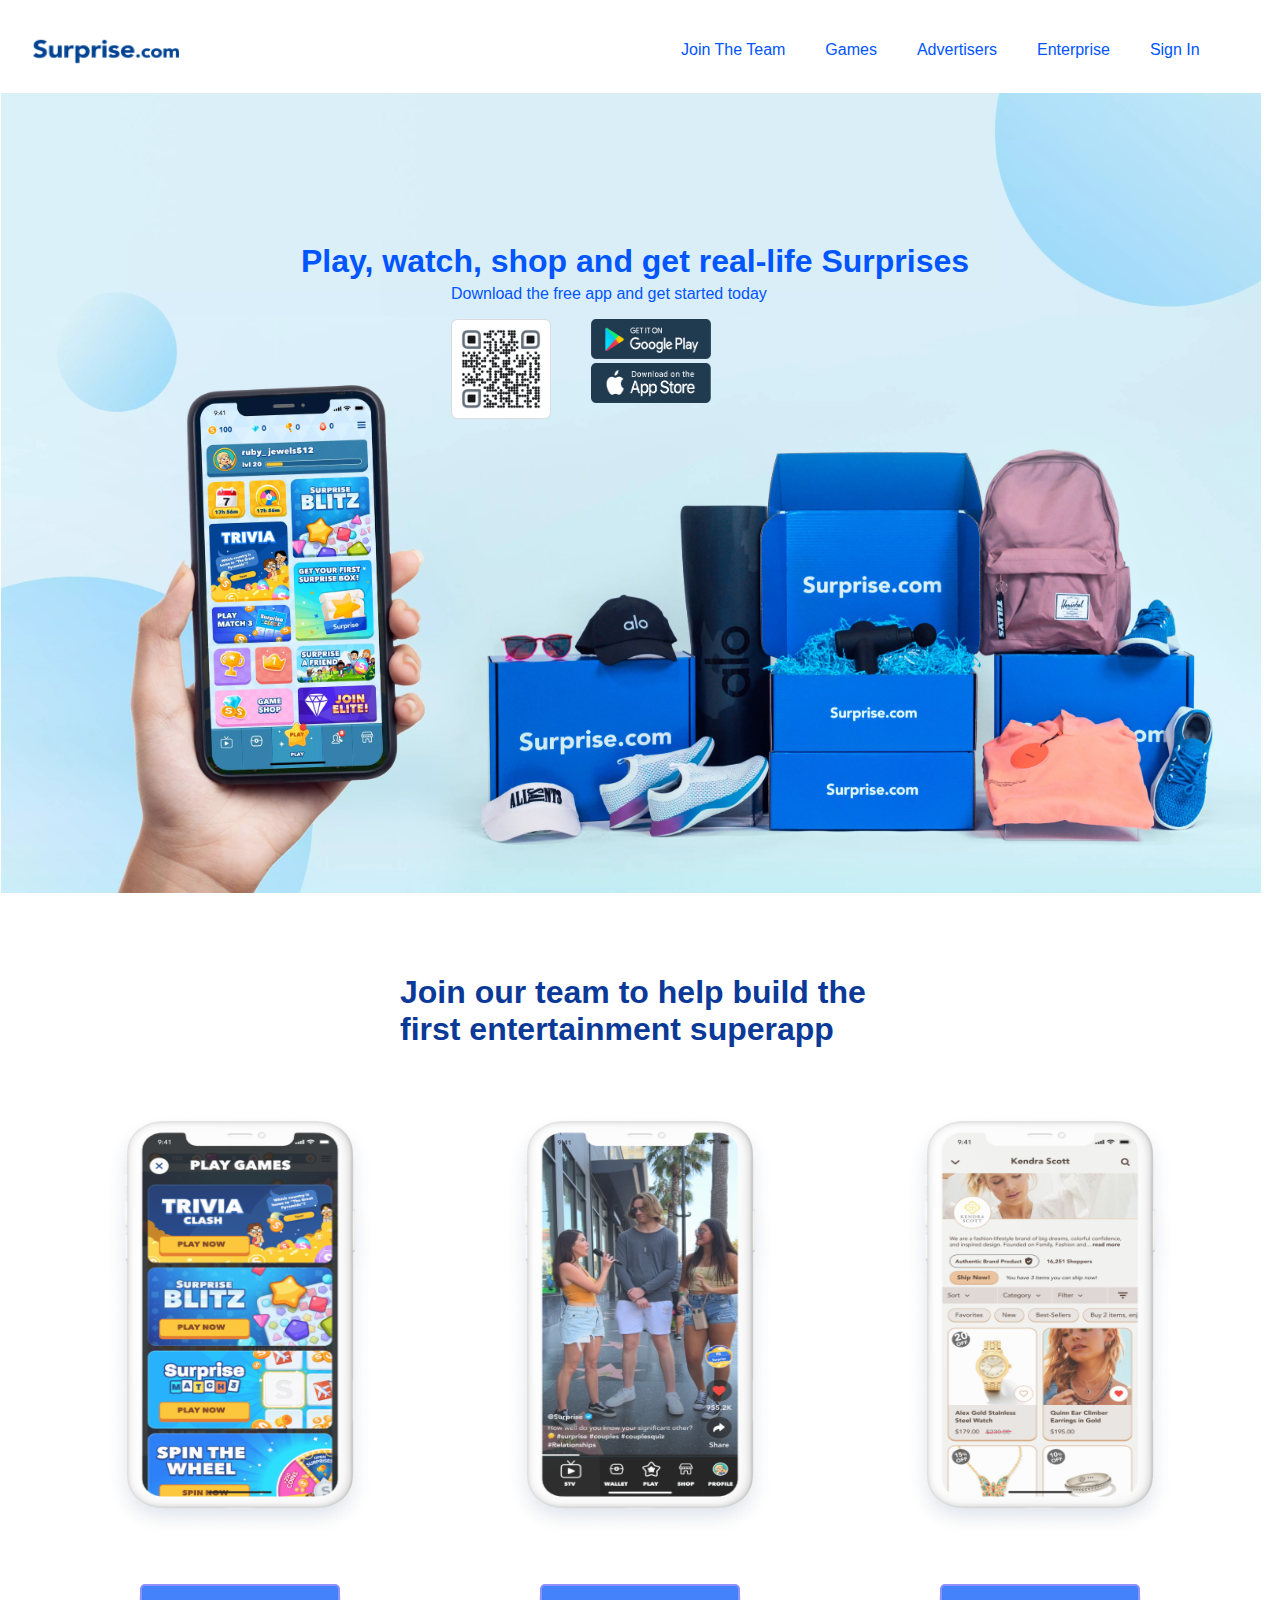
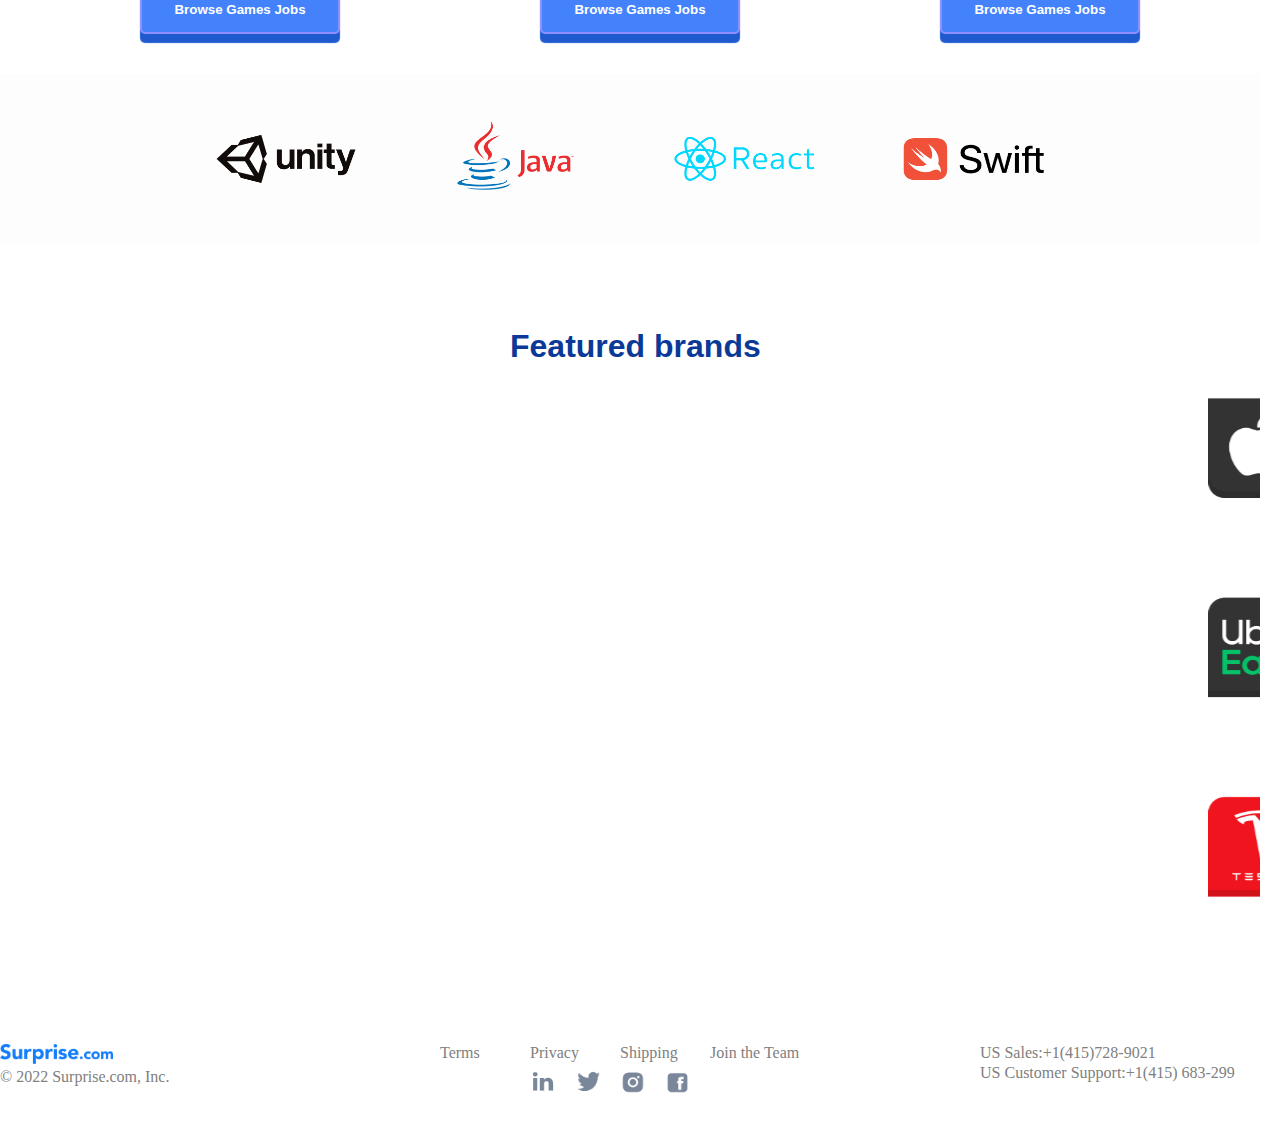
<file: index.html>
<!DOCTYPE html>
<html lang="en">

<head>
    <meta charset="UTF-8">
    <meta http-equiv="X-UA-Compatible" content="IE=edge">
    <meta name="viewport" content="width=device-width, initial-scale=1.0">
    <title>Suprise.com</title>
    <link rel="stylesheet" href="./style.css">
</head>

<body>
    <div class="navb">
        <ul type="none" class="navlink">
            <li id="logo">
                <a href="#"><img src="./1669819775451.png" height="30px" width="150px"></a>
            </li>
            <li id="space"><a href="C:\Users\hp\Desktop\html notes jsp\project\suprise\jointeam.html">Join The Team</a></li>
            <li><a href="C:\Users\hp\Desktop\html notes jsp\project\suprise\games.html">Games</a></li>
            <li><a href="C:\Users\hp\Desktop\html notes jsp\project\suprise\advertise.html">Advertisers</a></li>
            <li><a href="C:\Users\hp\Desktop\html notes jsp\project\suprise\enterprice.html">Enterprise</a></li>
            <li><a href="">Sign In</a></li>
        </ul>
    </div>
    <div class="banner">
        <p id="p1">Play, watch, shop and get real-life Surprises</p>
        <p id="p2">Download the free app and get started today</p>

        <ul type="none" style="display: flex;">
            <li>
                <a href="#"><img src="./1669819779847.png" height="100px" width="100px"></a>
            </li>
            <ul type="none">
                <li>
                    <a href="#"><img src="./23e930757c3df49840c482a8638bf5c31556001144.png" height="40px" width="120px"></a>
                </li>
                <li>
                    <a href="#"><img src="./9f0c85a5e33adb783fa0aef667075f9e1556003622.png" height="40px" width="120px"></a>
                </li>
            </ul>
        </ul>
    </div>
    <!-- Container 3 -->
    <div class="container3">
        <p id="c1">Join our team to help build the<br> first entertainment superapp</p>
        <div class="phc">
            <ul type="none" class="ph">
                <li><img src="./ph1.png" height="500px" width="400px">
                    <input style="margin-left: 100px;" type="button" value="Browse Games Jobs">
                </li>
                <li><img src="./ph2.png" height="500px" width="400px">
                    <input style="margin-left: 100px;" type="button" value="Browse Games Jobs"></li>
                <li><img src="./ph3.png" height="500px" width="400px">
                    <input style="margin-left: 100px;" type="button" value="Browse Games Jobs"></li>
            </ul>
        </div>
    </div>
    <div class="lang">
        <img src="./unity.png" height="170px" width="1260px">
    </div>
    <!-- multiple logo -->
    <div class="logo">
        <p id="c1" style="margin-left: 110px;">Featured brands</p>
        <div class="marq">

            <marquee direction="left"><img src="./1669819828616.png" height="500px" width="1260px"><img src="./1669819828616.png" height="500px" width="1260px"><img src="./1669819828616.png" height="500px" width="1260px"></marquee>
        </div>
    </div>
    <div class="footer">
        <ul class="f1" type="none">
            <li><img src="./Surprise.com_.png" height="20px"></li>
            <li>
                <p>© 2022 Surprise.com, Inc.</p>
            </li>
        </ul>
        <ul class="f2" type="none">
            <ul class="f21" type="none" style="display: flex;">
                <li>Terms</li>
                <li>Privacy</li>
                <li>Shipping</li>
                <li>Join the Team</li>
            </ul>
            <ul class="f22" type="none" style="display: flex;">
                <li><img src="./link.png" height="25px" width="25px"></li>
                <li><img src="./twitter.png" height="25px" width="25px"></li>
                <li><img src="./insta.png" height="25px" width="25px"></li>
                <li><img src="./fb.png" height="25px" width="25px"></li>
            </ul>
        </ul>
        <ul class="f3" type="none" style="padding-left: 0px;">
            <li>
                <p>US Sales:+1(415)728-9021</p>
            </li>
            <li>
                US Customer Support:+1(415) 683-299
            </li>
        </ul>
    </div>
</body>

</html>
</file>
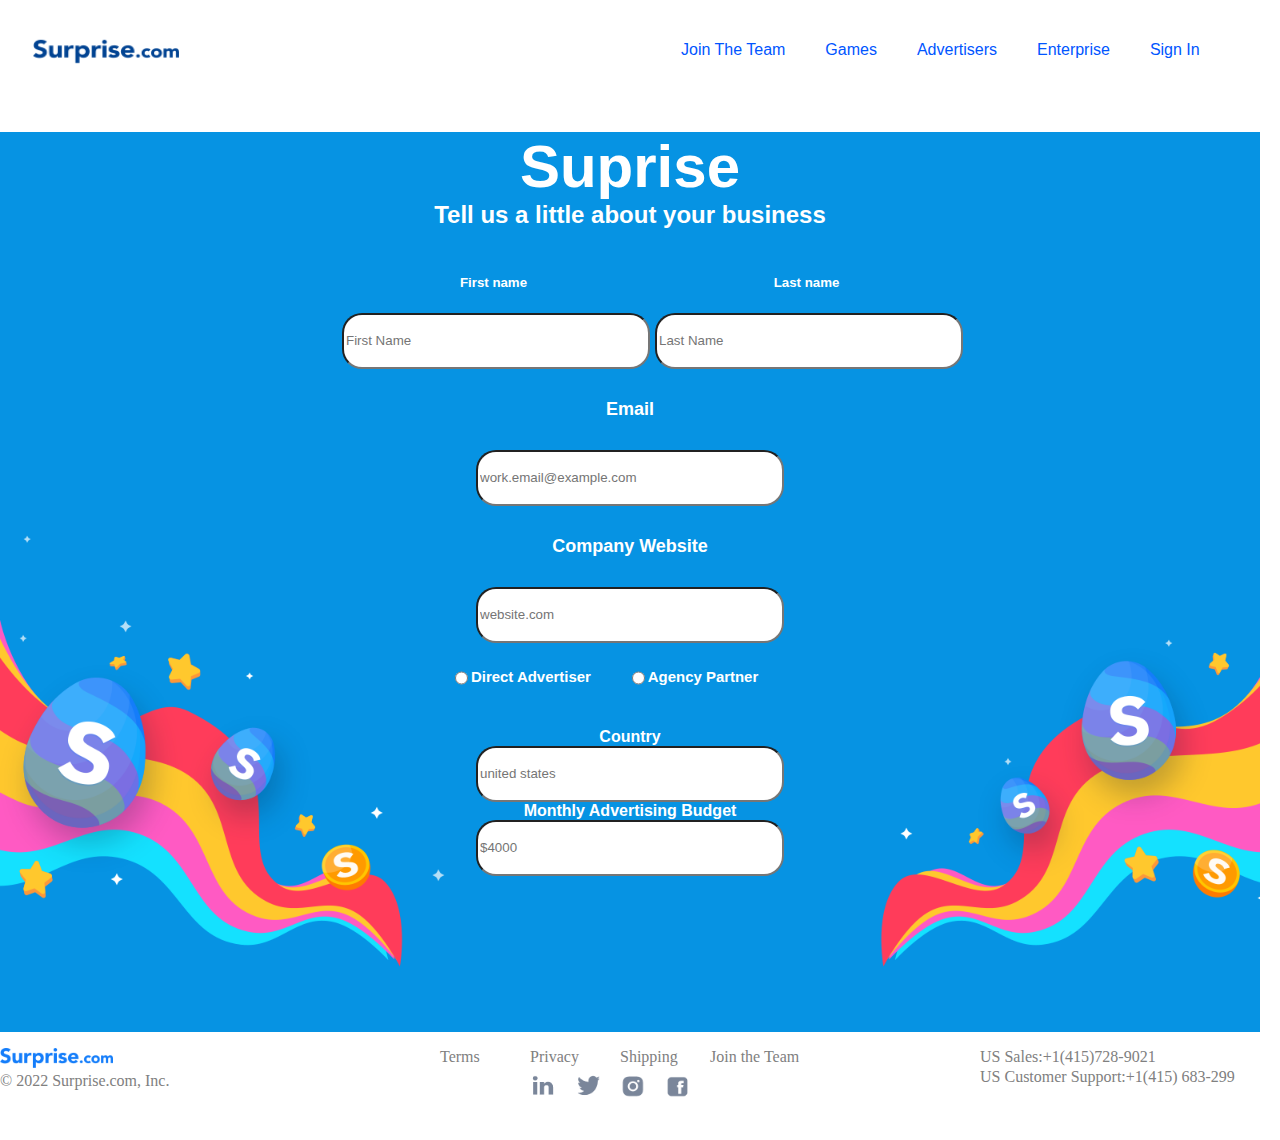
<file: advertise.html>
<!DOCTYPE html>
<html lang="en">

<head>
    <meta charset="UTF-8">
    <meta http-equiv="X-UA-Compatible" content="IE=edge">
    <meta name="viewport" content="width=device-width, initial-scale=1.0">
    <title>Advertisers</title>
    <link rel="stylesheet" href="./style.css">
</head>

<body>
    <div class="navb">
        <ul type="none" class="navlink">
            <li id="logo">
                <a href="C:\Users\hp\Desktop\html notes jsp\project\suprise\index.html"><img src="./1669819775451.png" height="30px" width="150px"></a>
            </li>
            <li id="space"><a href="C:\Users\hp\Desktop\html notes jsp\project\suprise\jointeam.html">Join The Team</a></li>
            <li><a href="C:\Users\hp\Desktop\html notes jsp\project\suprise\games.html">Games</a></li>
            <li><a href="C:\Users\hp\Desktop\html notes jsp\project\suprise\advertise.html">Advertisers</a></li>
            <li><a href="C:\Users\hp\Desktop\html notes jsp\project\suprise\enterprice.html">Enterprise</a></li>
            <li><a href="">Sign In</a></li>
        </ul>
    </div>
    <div class="frm">
        <h1>Suprise</h1>
        <h3>Tell us a little about your business</h3>

        <ul type="none" style="display: flex;">
            <li>
                <h5>First name</h5>
                <input type="text" placeholder="First Name">
            </li>
            <li>
                <h5>Last name</h5>
                <input type="text" placeholder="Last Name">
            </li>
        </ul>
        <h5>Email</h5>
        <input type="text" placeholder="work.email@example.com">
        <br>
        <h5>Company Website</h5>
        <input type="text" placeholder="website.com">
        <br>
        <div class="rd" style="display: flex;">
            <input type="radio">
            <h5>Direct Advertiser</h5> &ensp;&ensp;&ensp;&ensp;<input type="radio">
            <h5>Agency Partner</h5>
        </div>
        <br> Country<br>
        <input type="text" placeholder="united states">
        <br> Monthly Advertising Budget<br>
        <input type="text" placeholder="$4000" </div>
    </div>



    <!-- footer -->
    <div class="footer">
        <ul class="f1" type="none">

            <li><img src="./Surprise.com_.png" height="20px"></li>
            <li>
                <p>© 2022 Surprise.com, Inc.</p>
            </li>
        </ul>
        <ul class="f2" type="none">
            <ul class="f21" type="none" style="display: flex;">
                <li>Terms</li>
                <li>Privacy</li>
                <li>Shipping</li>
                <li>Join the Team</li>
            </ul>
            <ul class="f22" type="none" style="display: flex;">
                <li><img src="./link.png" height="25px" width="25px"></li>
                <li><img src="./twitter.png" height="25px" width="25px"></li>
                <li><img src="./insta.png" height="25px" width="25px"></li>
                <li><img src="./fb.png" height="25px" width="25px"></li>
            </ul>
        </ul>
        <ul class="f3" type="none" style="padding-left: 0px;">
            <li>
                <p>US Sales:+1(415)728-9021</p>
            </li>
            <li>
                US Customer Support:+1(415) 683-299
            </li>
        </ul>
    </div>
</body>

</html>
</file>
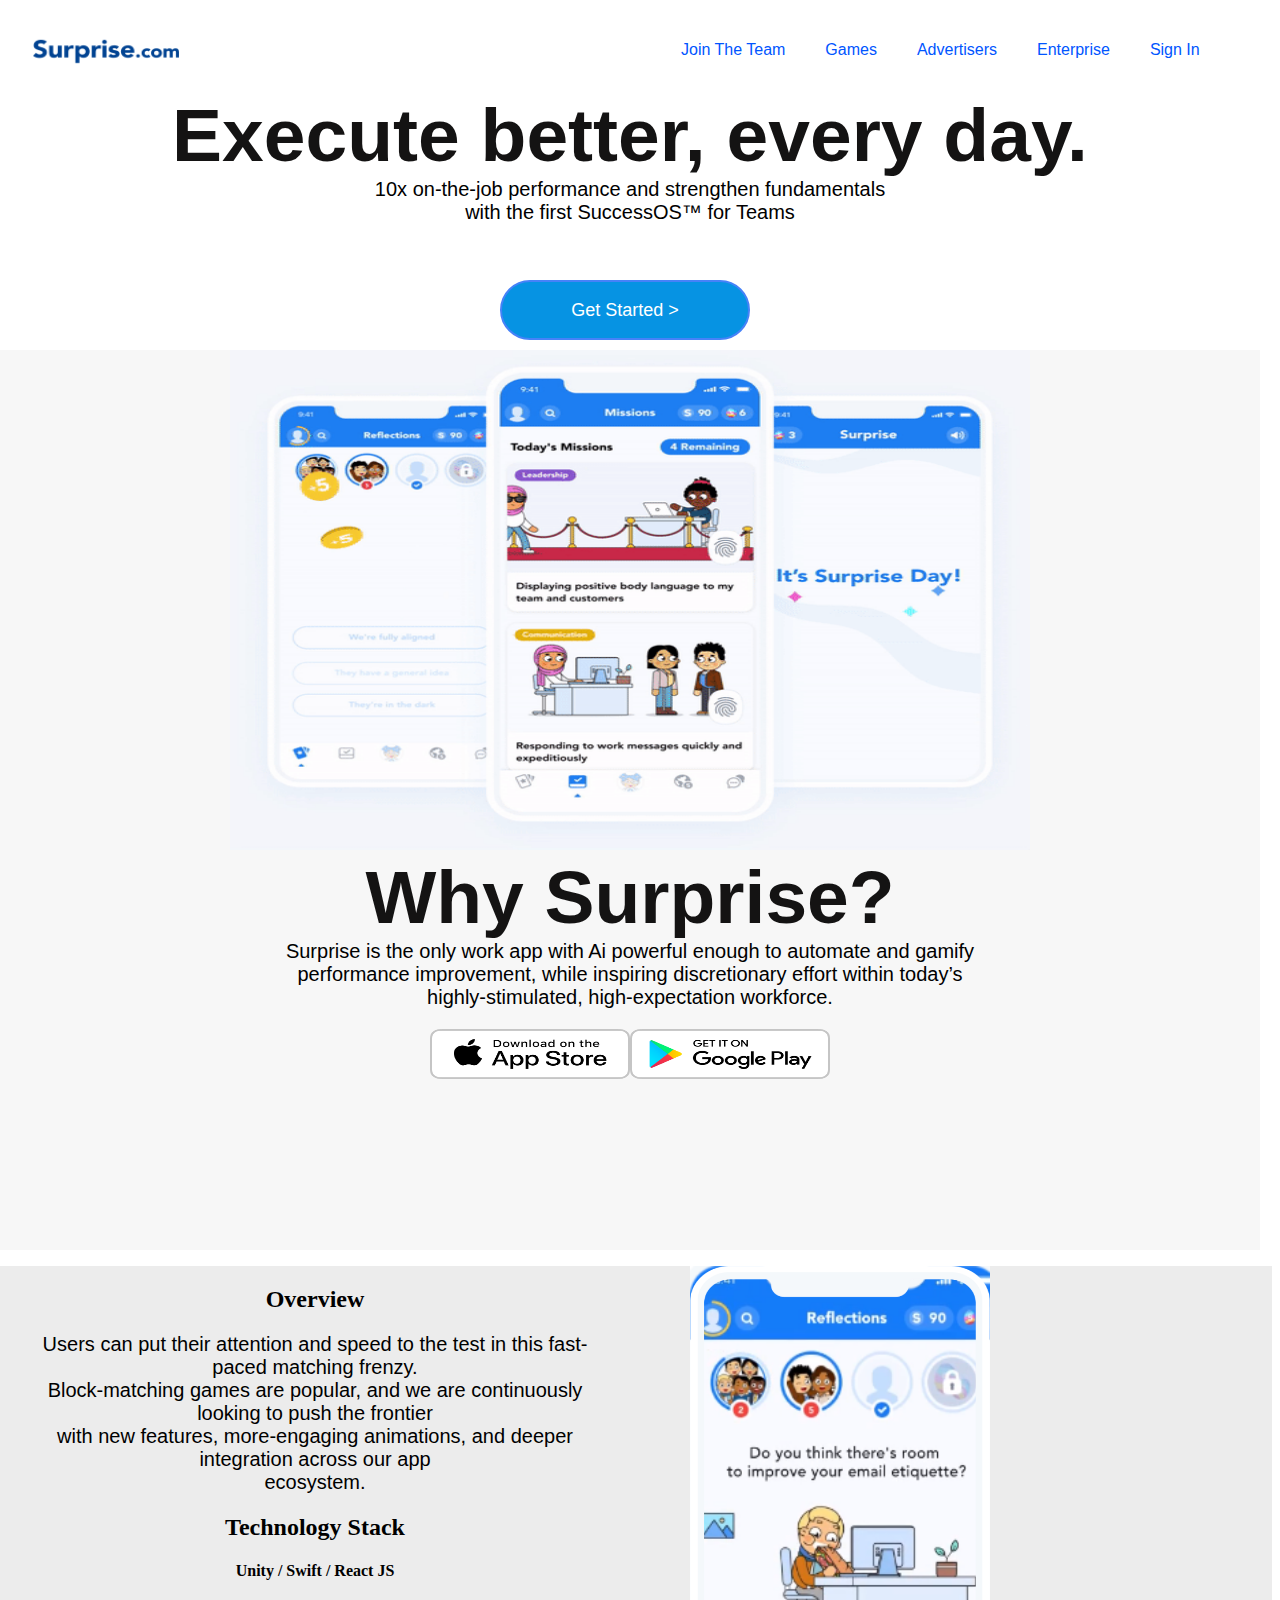
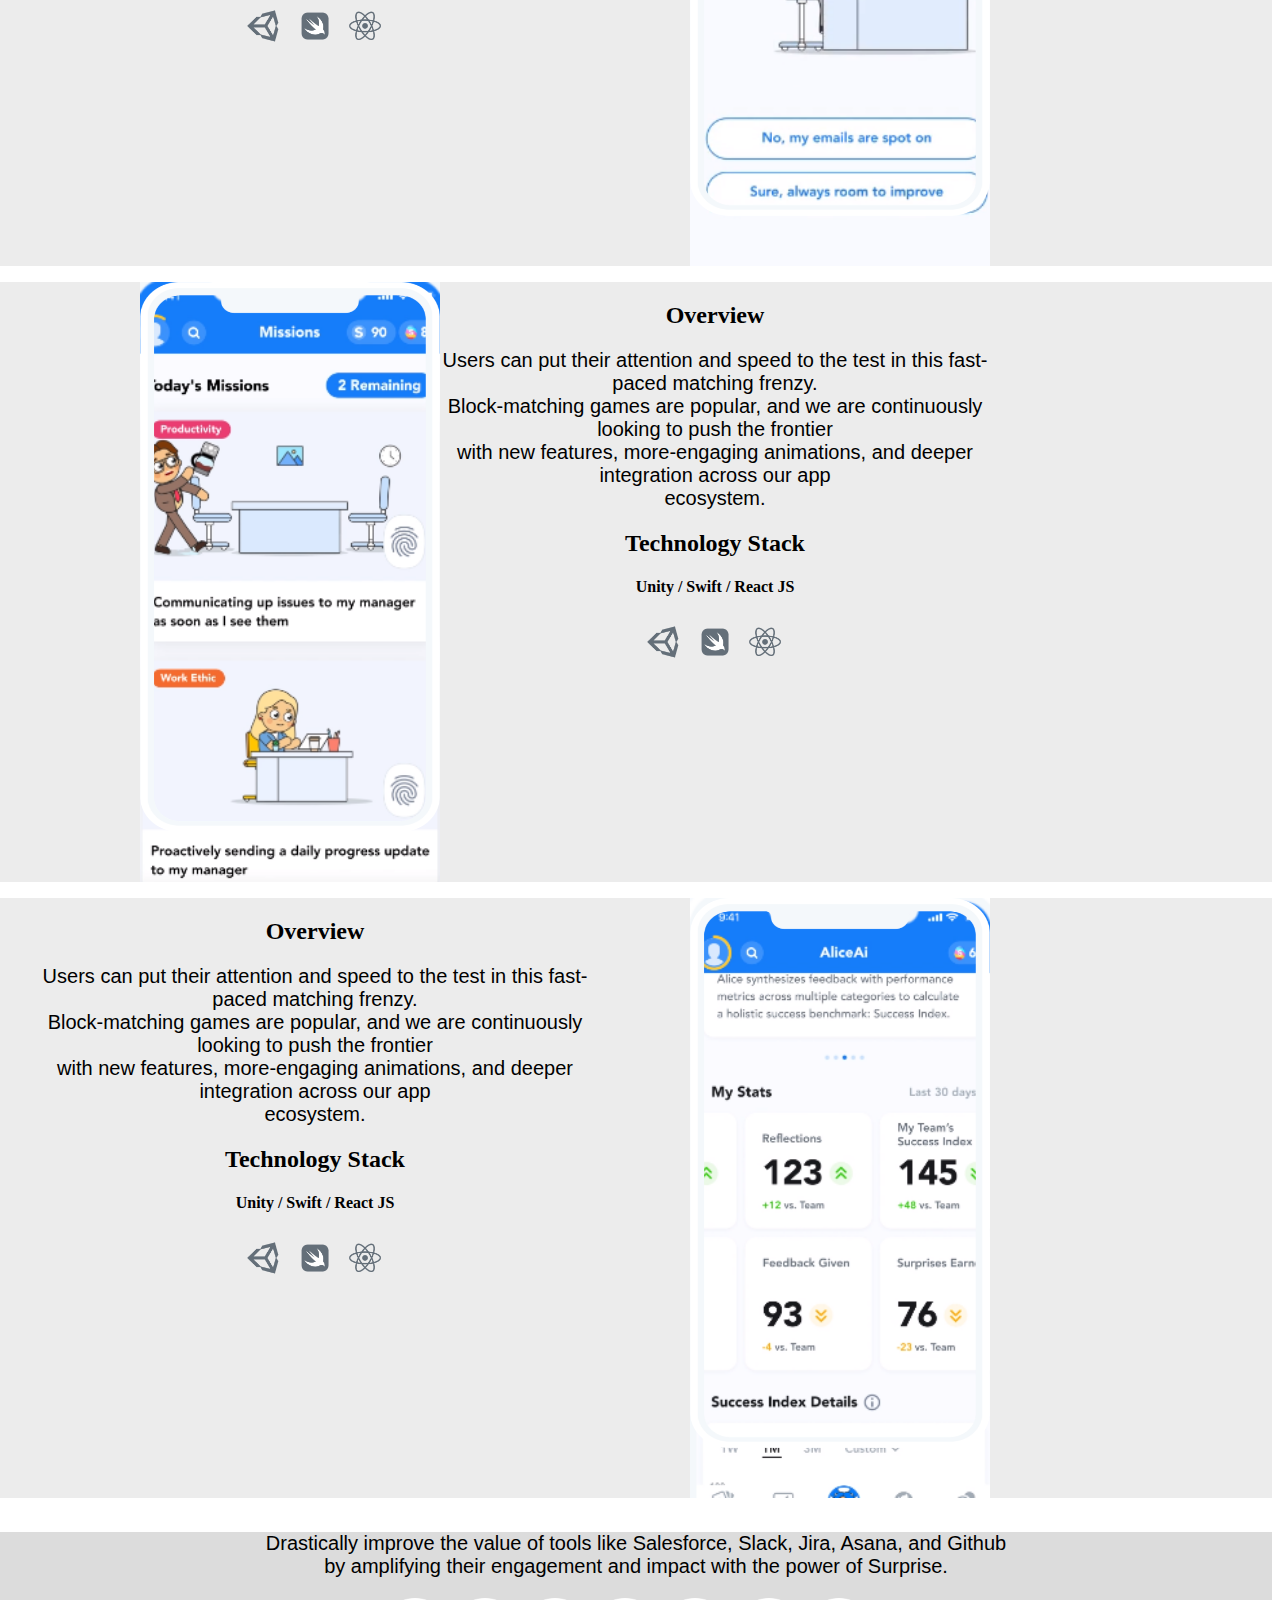
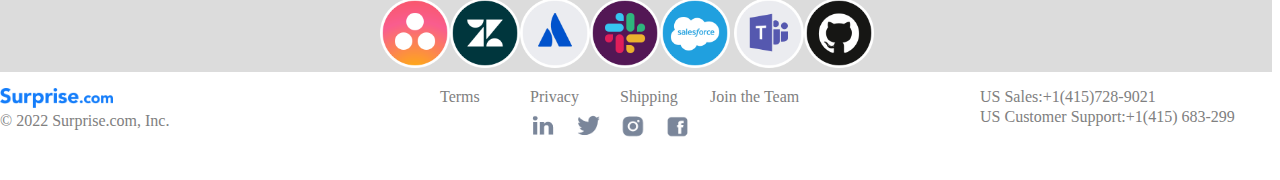
<file: enterprice.html>
<!DOCTYPE html>
<html lang="en">

<head>
    <meta charset="UTF-8">
    <meta http-equiv="X-UA-Compatible" content="IE=edge">
    <meta name="viewport" content="width=device-width, initial-scale=1.0">
    <title>Games</title>
    <link rel="stylesheet" href="./style.css">
</head>

<body>
    <div class="navb">
        <ul type="none" class="navlink">
            <li id="logo">
                <a href="C:\Users\hp\Desktop\html notes jsp\project\suprise\index.html"><img src="./1669819775451.png" height="30px" width="150px"></a>
            </li>
            <li id="space"><a href="C:\Users\hp\Desktop\html notes jsp\project\suprise\jointeam.html">Join The Team</a></li>
            <li><a href="C:\Users\hp\Desktop\html notes jsp\project\suprise\games.html">Games</a></li>
            <li><a href="C:\Users\hp\Desktop\html notes jsp\project\suprise\advertise.html">Advertisers</a></li>
            <li><a href="C:\Users\hp\Desktop\html notes jsp\project\suprise\enterprice.html">Enterprise</a></li>
            <li><a href="">Sign In</a></li>
        </ul>
    </div>
    <div class="jt">
        <p id="jtp1">Execute better, every day.</p>
        <p id="jtp2">10x on-the-job performance and strengthen fundamentals<br>with the first SuccessOS™ for Teams</p>
    </div>
    <div class="vac">
        <a href="#"><input type="button" value="Get Started >"></a>
    </div>
    <br>
    <div class="vid">
        <img src="./ezgif.com-gif-maker.gif" height="500px" width="800px">
        <div class="jt">
            <p id="jtp1">Why Surprise?</p>
            <p id="jtp2">Surprise is the only work app with Ai powerful enough to automate and gamify<br> performance improvement, while inspiring discretionary effort within today’s<br> highly-stimulated, high-expectation workforce.</p>
            <img src="./game_apple_button.png" height="50px" width="200px"><img src="./game-google-btn.png" height="50px" width="200px">
        </div>
    </div>
    <div class="groupg" style="background-color: rgb(236, 236, 236);">
        <ul type="none" style="display: flex;">

            <li id="g1">
                <!-- <img src="./trivia.png" height="150px" width="350px"> -->
                <h2>Overview</h2>
                <p id="jtp2">Users can put their attention and speed to the test in this fast-paced matching frenzy.<br> Block-matching games are popular, and we are continuously looking to push the frontier<br> with new features, more-engaging animations, and deeper
                    integration across our app<br> ecosystem.
                </p>
                <h2>Technology Stack</h2>
                <h4>Unity / Swift / React JS</h4>
                <img src="./unibl.png" height="50px" width="50px"><img src="./swiftbl.png" height="50px" width="50px"><img src="./reactbl.png" height="50px" width="50px">
            </li>
            <li id="g3">
                <img src="./iPhone-frame.png" height="550px" width="300px">
            </li>

        </ul>
    </div>
    <div class="groupg" style="background-color: rgb(236, 236, 236);">
        <ul type="none" style="display: flex;">
            <li id="g4">
                <img src="./iPhone-frame.png" height="550px" width="300px">
            </li>
            <li id="g1">
                <!-- <img src="./trivia.png" height="150px" width="350px"> -->
                <h2>Overview</h2>
                <p id="jtp2">Users can put their attention and speed to the test in this fast-paced matching frenzy.<br> Block-matching games are popular, and we are continuously looking to push the frontier<br> with new features, more-engaging animations, and deeper
                    integration across our app<br> ecosystem.
                </p>
                <h2>Technology Stack</h2>
                <h4>Unity / Swift / React JS</h4>
                <img src="./unibl.png" height="50px" width="50px"><img src="./swiftbl.png" height="50px" width="50px"><img src="./reactbl.png" height="50px" width="50px">
            </li>


        </ul>
    </div>
    <div class="groupg" style="background-color: rgb(236, 236, 236);">
        <ul type="none" style="display: flex;">

            <li id="g1">
                <!-- <img src="./trivia.png" height="150px" width="350px"> -->
                <h2>Overview</h2>
                <p id="jtp2">Users can put their attention and speed to the test in this fast-paced matching frenzy.<br> Block-matching games are popular, and we are continuously looking to push the frontier<br> with new features, more-engaging animations, and deeper
                    integration across our app<br> ecosystem.
                </p>
                <h2>Technology Stack</h2>
                <h4>Unity / Swift / React JS</h4>
                <img src="./unibl.png" height="50px" width="50px"><img src="./swiftbl.png" height="50px" width="50px"><img src="./reactbl.png" height="50px" width="50px">
            </li>
            <li id="g5">
                <img src="./iPhone-frame.png" height="550px" width="300px">
            </li>

        </ul>
    </div><br>
    <div class="bc">
        <div style="text-align: center;">
            <p id="jtp2">Drastically improve the value of tools like Salesforce, Slack, Jira, Asana, and Github<br>by amplifying their engagement and impact with the power of Surprise.</p>
        </div>
        <div class="im">
            <img src="./g1.png" height="70px" width="70px"><img src="./g2.png" height="70px" width="70px"><img src="./g3.png" height="70px" width="70px"><img src="./g4.png" height="70px" width="70px"><img src="./g5.png" height="70px" width="70px">
            <img src="./g6.png" height="70px" width="70px"><img src="./g7.png" height="70px" width="70px">
        </div>
    </div>






    <!-- footer -->
    <div class="footer">
        <ul class="f1" type="none">

            <li><img src="./Surprise.com_.png" height="20px"></li>
            <li>
                <p>© 2022 Surprise.com, Inc.</p>
            </li>
        </ul>
        <ul class="f2" type="none">
            <ul class="f21" type="none" style="display: flex;">
                <li>Terms</li>
                <li>Privacy</li>
                <li>Shipping</li>
                <li>Join the Team</li>
            </ul>
            <ul class="f22" type="none" style="display: flex;">
                <li><img src="./link.png" height="25px" width="25px"></li>
                <li><img src="./twitter.png" height="25px" width="25px"></li>
                <li><img src="./insta.png" height="25px" width="25px"></li>
                <li><img src="./fb.png" height="25px" width="25px"></li>
            </ul>
        </ul>
        <ul class="f3" type="none" style="padding-left: 0px;">
            <li>
                <p>US Sales:+1(415)728-9021</p>
            </li>
            <li>
                US Customer Support:+1(415) 683-299
            </li>
        </ul>
    </div>
</body>

</html>
</file>
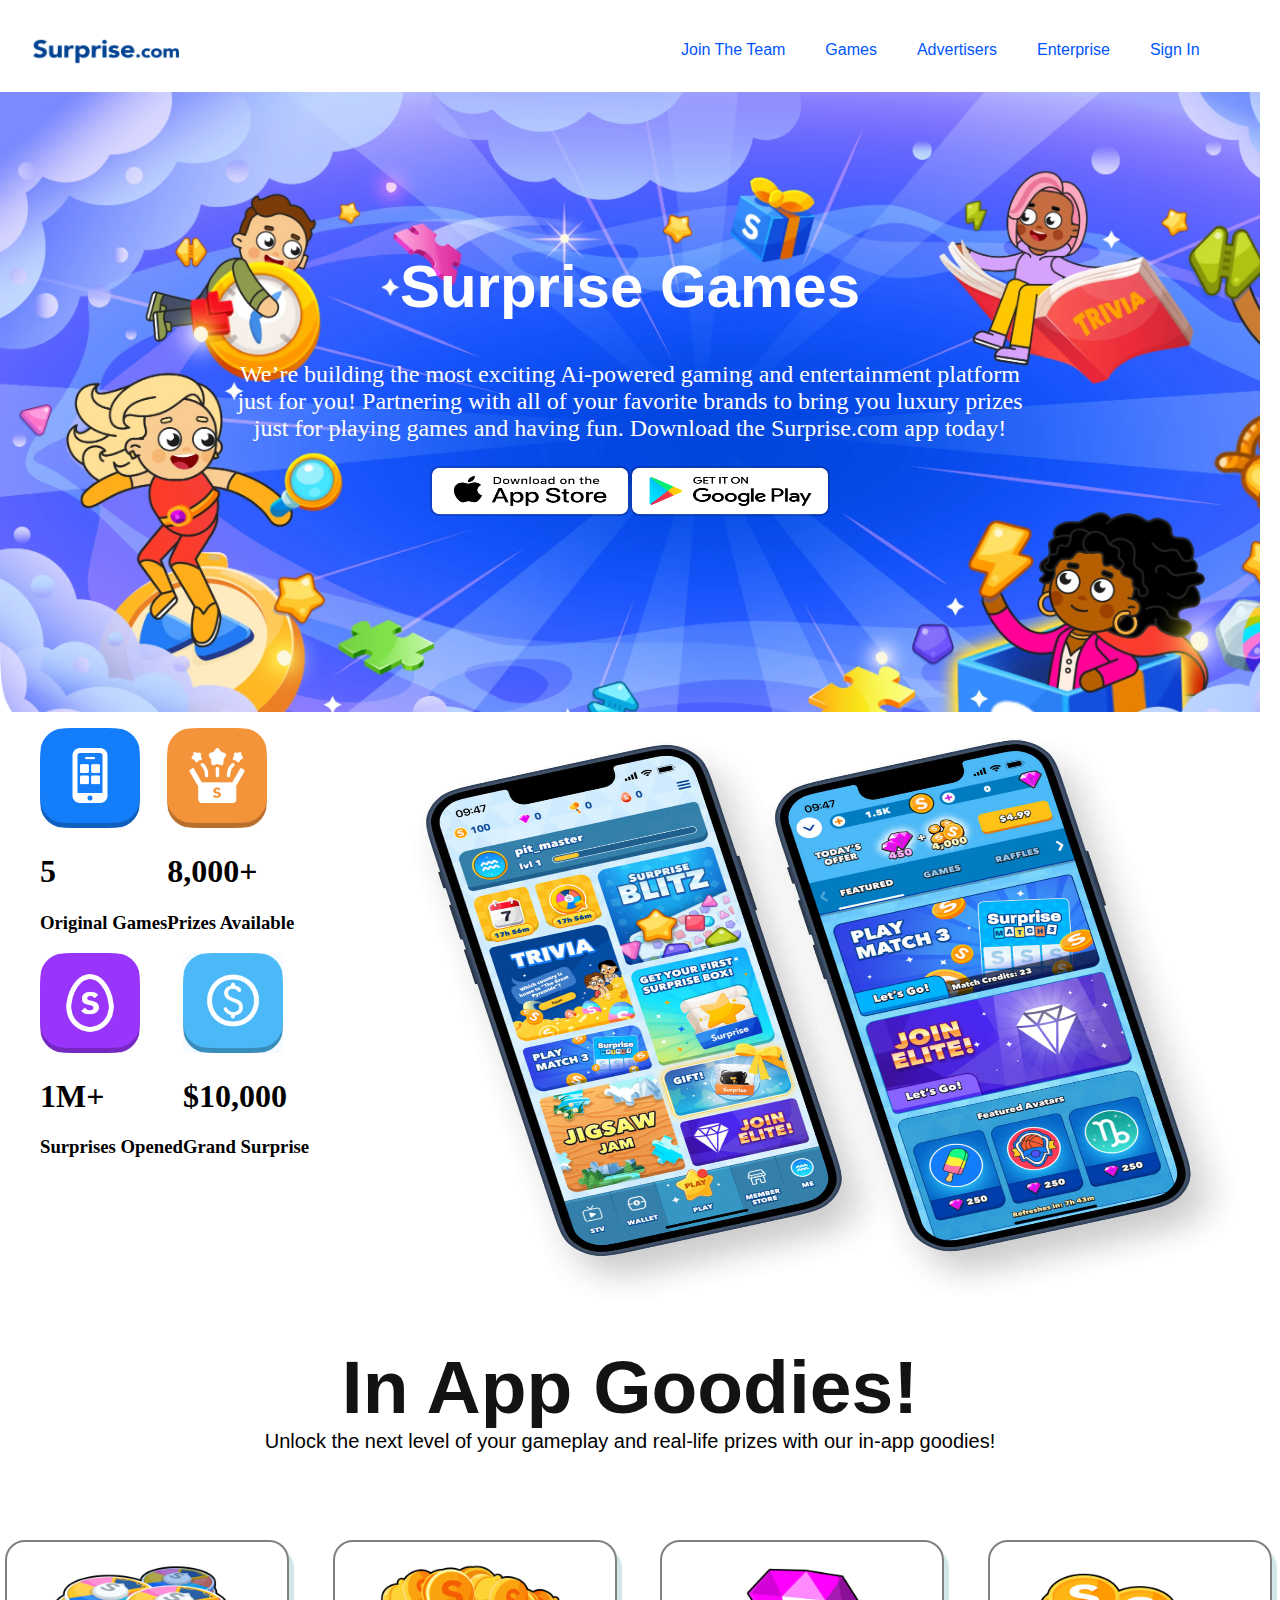
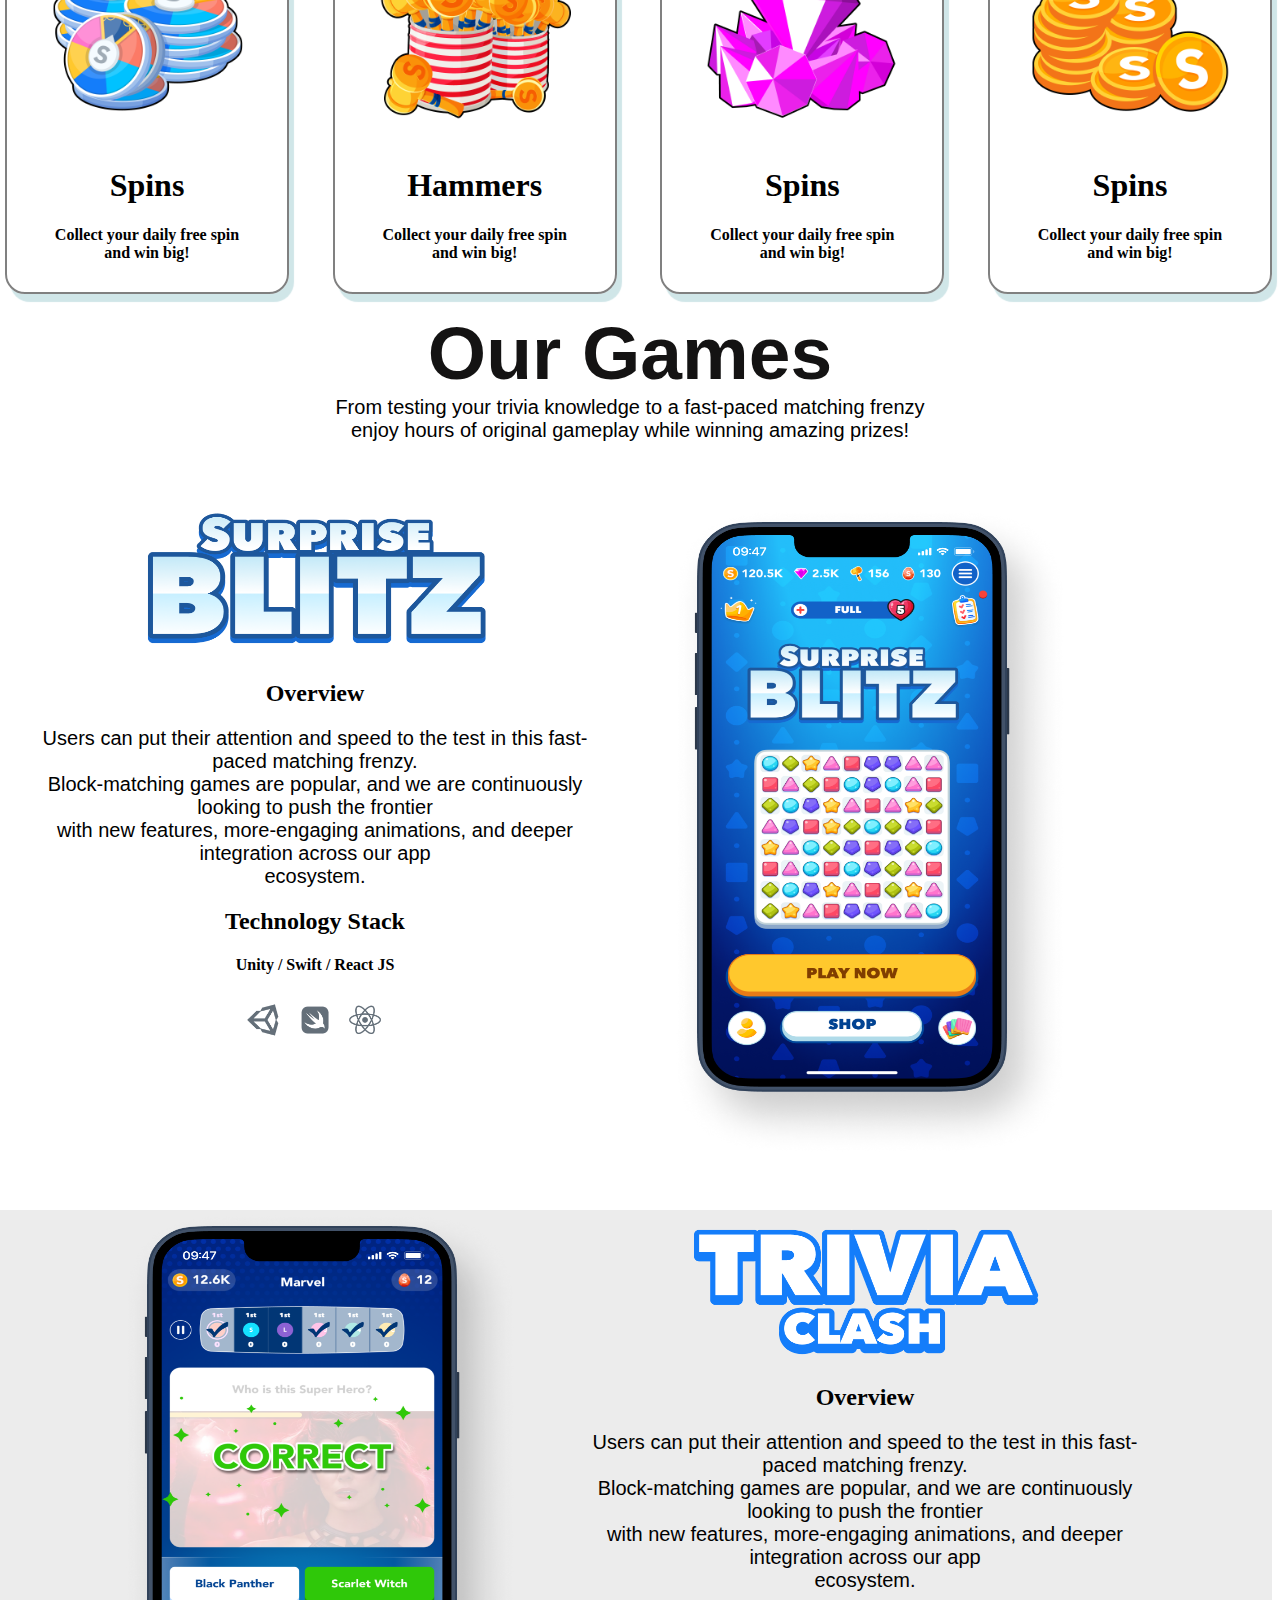
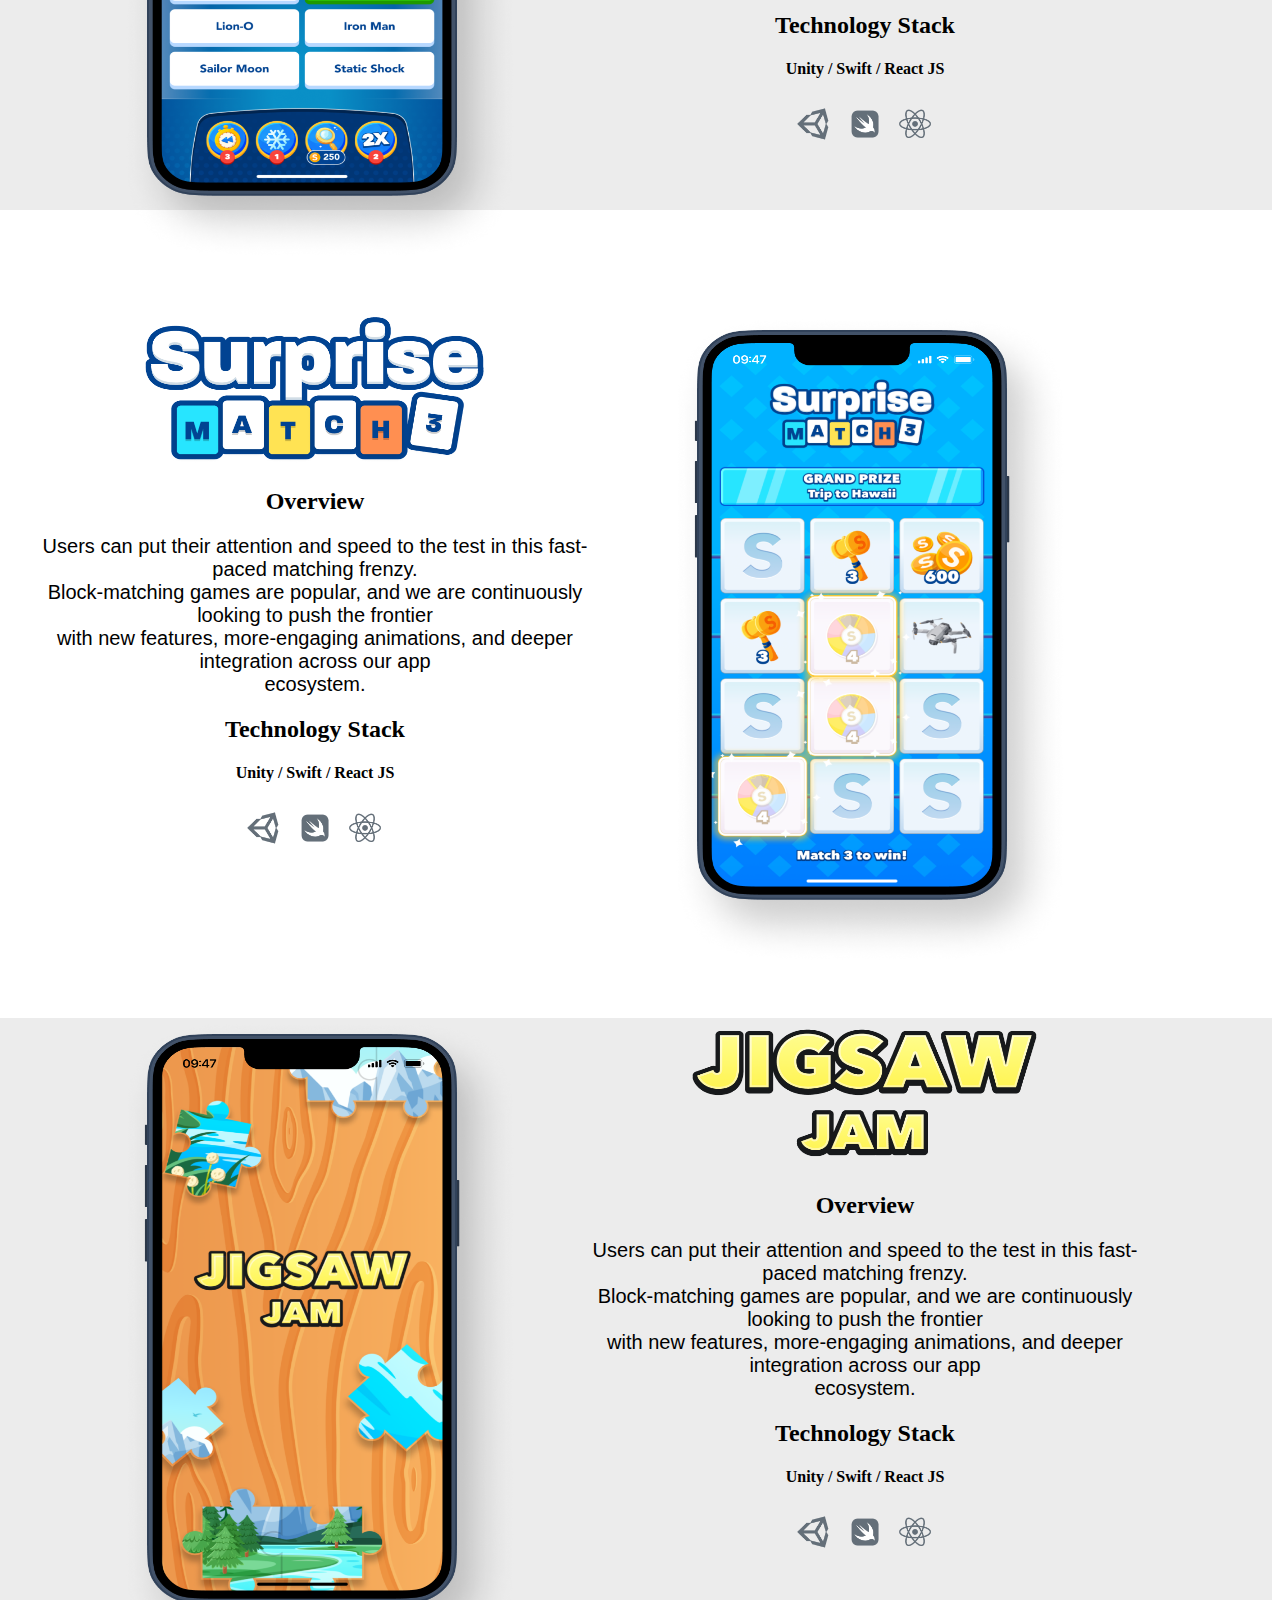
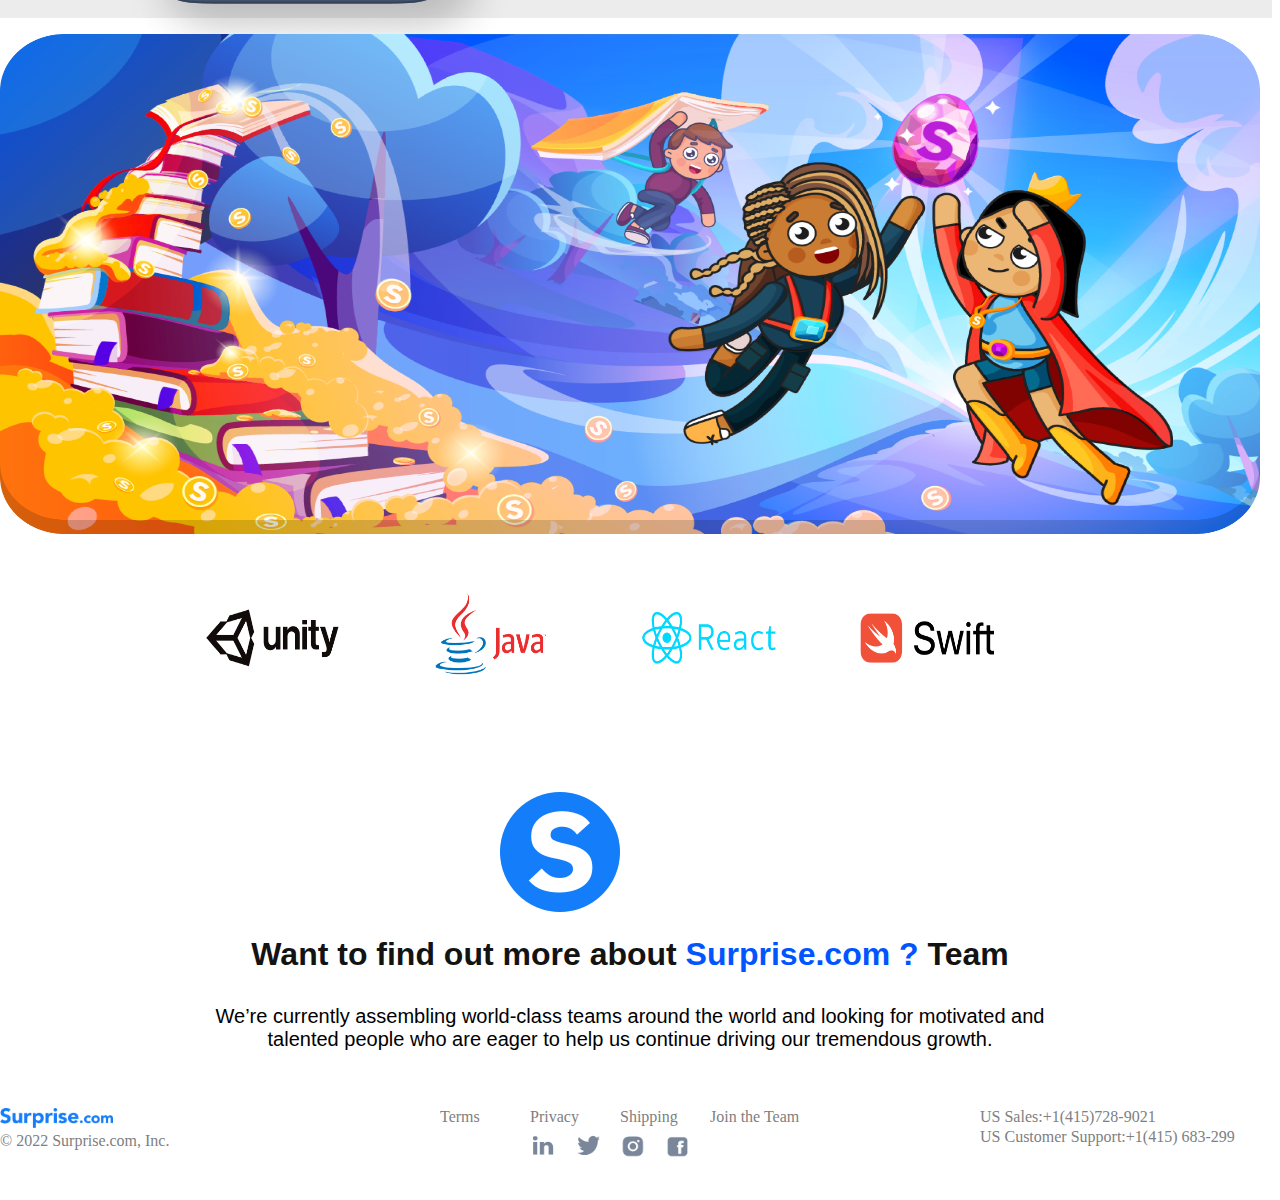
<file: games.html>
<!DOCTYPE html>
<html lang="en">

<head>
    <meta charset="UTF-8">
    <meta http-equiv="X-UA-Compatible" content="IE=edge">
    <meta name="viewport" content="width=device-width, initial-scale=1.0">
    <title>Games</title>
    <link rel="stylesheet" href="./style.css">
</head>

<body>
    <div class="navb">
        <ul type="none" class="navlink">
            <li id="logo">
                <a href="C:\Users\hp\Desktop\html notes jsp\project\suprise\index.html"><img src="./1669819775451.png" height="30px" width="150px"></a>
            </li>
            <li id="space"><a href="C:\Users\hp\Desktop\html notes jsp\project\suprise\jointeam.html">Join The Team</a></li>
            <li><a href="C:\Users\hp\Desktop\html notes jsp\project\suprise\games.html">Games</a></li>
            <li><a href="C:\Users\hp\Desktop\html notes jsp\project\suprise\advertise.html">Advertisers</a></li>
            <li><a href="C:\Users\hp\Desktop\html notes jsp\project\suprise\enterprice.html">Enterprise</a></li>
            <li><a href="">Sign In</a></li>
        </ul>
    </div>
    <div class="backg">
        <h1>Surprise Games</h1>
        <p>We’re building the most exciting Ai-powered gaming and entertainment platform<br>just for you! Partnering with all of your favorite brands to bring you luxury prizes<br>just for playing games and having fun. Download the Surprise.com app today!</p>
        <img src="./game_apple_button.png" height="50px" width="200px"><img src="./game-google-btn.png" height="50px" width="200px">
    </div>
    <div class="phone">
        <ul type="none" class="ph1" style="display: flex;padding-left: 0px;">
            <li id="medal">
                <ul type="none" style="display:flex ;" class="p1">
                    <li id="point">
                        <img src="./game_icon_1.png" height="100px" width="100px">
                        <h1>5</h1>
                        <h3>Original Games</h3>
                    </li>
                    <li id="phon">
                        <img src="./game_icon_2.png" height="100px" width="100px">
                        <h1>8,000+</h1>
                        <h3>Prizes Available</h3>
                    </li>
                </ul>
                <ul type="none" style="display: flex;" class="p1">
                    <li><img src="./game_icon_3.png" height="100px" width="100px">
                        <h1>1M+</h1>
                        <h3>Surprises Opened</h3>
                    </li>
                    <li><img src="./game_icon_4.png" height="100px" width="100px">
                        <h1>$10,000</h1>
                        <h3>Grand Surprise</h3>
                    </li>
                </ul>
            </li>
            <li>
                <img src="./games-image-2-col.jpeg" height="600px" width="850px">
            </li>
        </ul>
    </div>
    <div class="jt">
        <p id="jtp1">In App Goodies!</p>
        <p id="jtp2">Unlock the next level of your gameplay and real-life prizes with our in-app goodies!</p>
    </div>
    <div>
        <ul class="gems" type="none" style="display: flex;padding-left: 5px;">
            <li>
                <img src="./spins.png" height="200px" width="200px">
                <p>
                    <h1>Spins</h1>
                    <h4>Collect your daily free spin<br> and win big!</h4>
                </p>
            </li>
            <li>
                <img src="./coinbucket.png" height="200px" width="200px">
                <p>
                    <h1>Hammers</h1>
                    <h4>Collect your daily free spin<br> and win big!</h4>
                </p>
            </li>
            <li>
                <img src="./ruby.png" height="200px" width="200px">
                <p>
                    <h1>Spins</h1>
                    <h4>Collect your daily free spin<br> and win big!</h4>
                </p>
            </li>
            <li>
                <img src="./goldcoin.png" height="200px" width="200px">
                <p>
                    <h1>Spins</h1>
                    <h4>Collect your daily free spin<br> and win big!</h4>
                </p>
            </li>
        </ul>
    </div>
    <div class="jt">
        <p id="jtp1">Our Games</p>
        <p id="jtp2">From testing your trivia knowledge to a fast-paced matching frenzy<br>enjoy hours of original gameplay while winning amazing prizes!</p>
    </div>
    <div class="groupg">
        <ul type="none" style="display: flex;">
            <li id="g1">
                <img src="./blitzlogo.png" height="150px" width="350px">
                <h2>Overview</h2>
                <p id="jtp2">Users can put their attention and speed to the test in this fast-paced matching frenzy.<br> Block-matching games are popular, and we are continuously looking to push the frontier<br> with new features, more-engaging animations, and deeper
                    integration across our app<br> ecosystem.
                </p>
                <h2>Technology Stack</h2>
                <h4>Unity / Swift / React JS</h4>
                <img src="./unibl.png" height="50px" width="50px"><img src="./swiftbl.png" height="50px" width="50px"><img src="./reactbl.png" height="50px" width="50px">
            </li>
            <li id="g2">
                <img src="./blitz.png" height="650px" width="400px">
            </li>
        </ul>
    </div>
    <br><br><br><br>
    <div class="groupg" style="background-color: rgb(236, 236, 236);">
        <ul type="none" style="display: flex;">
            <li id="g2">
                <img src="./correct.png" height="650px" width="400px">
            </li>
            <li id="g1">
                <img src="./trivia.png" height="150px" width="350px">
                <h2>Overview</h2>
                <p id="jtp2">Users can put their attention and speed to the test in this fast-paced matching frenzy.<br> Block-matching games are popular, and we are continuously looking to push the frontier<br> with new features, more-engaging animations, and deeper
                    integration across our app<br> ecosystem.
                </p>
                <h2>Technology Stack</h2>
                <h4>Unity / Swift / React JS</h4>
                <img src="./unibl.png" height="50px" width="50px"><img src="./swiftbl.png" height="50px" width="50px"><img src="./reactbl.png" height="50px" width="50px">
            </li>

        </ul>
    </div>
    <br><br><br><br>
    <div class="groupg">
        <ul type="none" style="display: flex;">
            <li id="g1">
                <img src="./suprisematch.png" height="150px" width="350px">
                <h2>Overview</h2>
                <p id="jtp2">Users can put their attention and speed to the test in this fast-paced matching frenzy.<br> Block-matching games are popular, and we are continuously looking to push the frontier<br> with new features, more-engaging animations, and deeper
                    integration across our app<br> ecosystem.
                </p>
                <h2>Technology Stack</h2>
                <h4>Unity / Swift / React JS</h4>
                <img src="./unibl.png" height="50px" width="50px"><img src="./swiftbl.png" height="50px" width="50px"><img src="./reactbl.png" height="50px" width="50px">
            </li>
            <li id="g2">
                <img src="./gmob1.png" height="650px" width="400px">
            </li>
        </ul>
    </div>
    <br><br><br><br>
    <div class="groupg" style="background-color: rgb(236, 236, 236);">
        <ul type="none" style="display: flex;">
            <li id="g2">
                <img src="./jigmob.png" height="650px" width="400px">
            </li>
            <li id="g1">
                <img src="./jigsaw.png" height="150px" width="350px">
                <h2>Overview</h2>
                <p id="jtp2">Users can put their attention and speed to the test in this fast-paced matching frenzy.<br> Block-matching games are popular, and we are continuously looking to push the frontier<br> with new features, more-engaging animations, and deeper
                    integration across our app<br> ecosystem.
                </p>
                <h2>Technology Stack</h2>
                <h4>Unity / Swift / React JS</h4>
                <img src="./unibl.png" height="50px" width="50px"><img src="./swiftbl.png" height="50px" width="50px"><img src="./reactbl.png" height="50px" width="50px">
            </li>

        </ul>
    </div>
    <div class="none">
        <img src="./gb2.png" height="500px" width="1260px">
    </div>
    <div>
        <img src="./unity.png" height="200px" width="1200px">
    </div>
    <div class="jt3">
        <img src="./jblogo.png">
        <div class="p2">
            <p id="p21">

                Want to find out more about<span id="sp"> Surprise.com ? </span>Team
            </p>
            <p id="jtp2">We’re currently assembling world-class teams around the world and looking for motivated and<br>talented people who are eager to help us continue driving our tremendous growth.</p>
        </div>

    </div>














    <!-- footer -->
    <div class="footer">
        <ul class="f1" type="none">

            <li><img src="./Surprise.com_.png" height="20px"></li>
            <li>
                <p>© 2022 Surprise.com, Inc.</p>
            </li>
        </ul>
        <ul class="f2" type="none">
            <ul class="f21" type="none" style="display: flex;">
                <li>Terms</li>
                <li>Privacy</li>
                <li>Shipping</li>
                <li>Join the Team</li>
            </ul>
            <ul class="f22" type="none" style="display: flex;">
                <li><img src="./link.png" height="25px" width="25px"></li>
                <li><img src="./twitter.png" height="25px" width="25px"></li>
                <li><img src="./insta.png" height="25px" width="25px"></li>
                <li><img src="./fb.png" height="25px" width="25px"></li>
            </ul>
        </ul>
        <ul class="f3" type="none" style="padding-left: 0px;">
            <li>
                <p>US Sales:+1(415)728-9021</p>
            </li>
            <li>
                US Customer Support:+1(415) 683-299
            </li>
        </ul>
    </div>
</body>

</html>
</file>
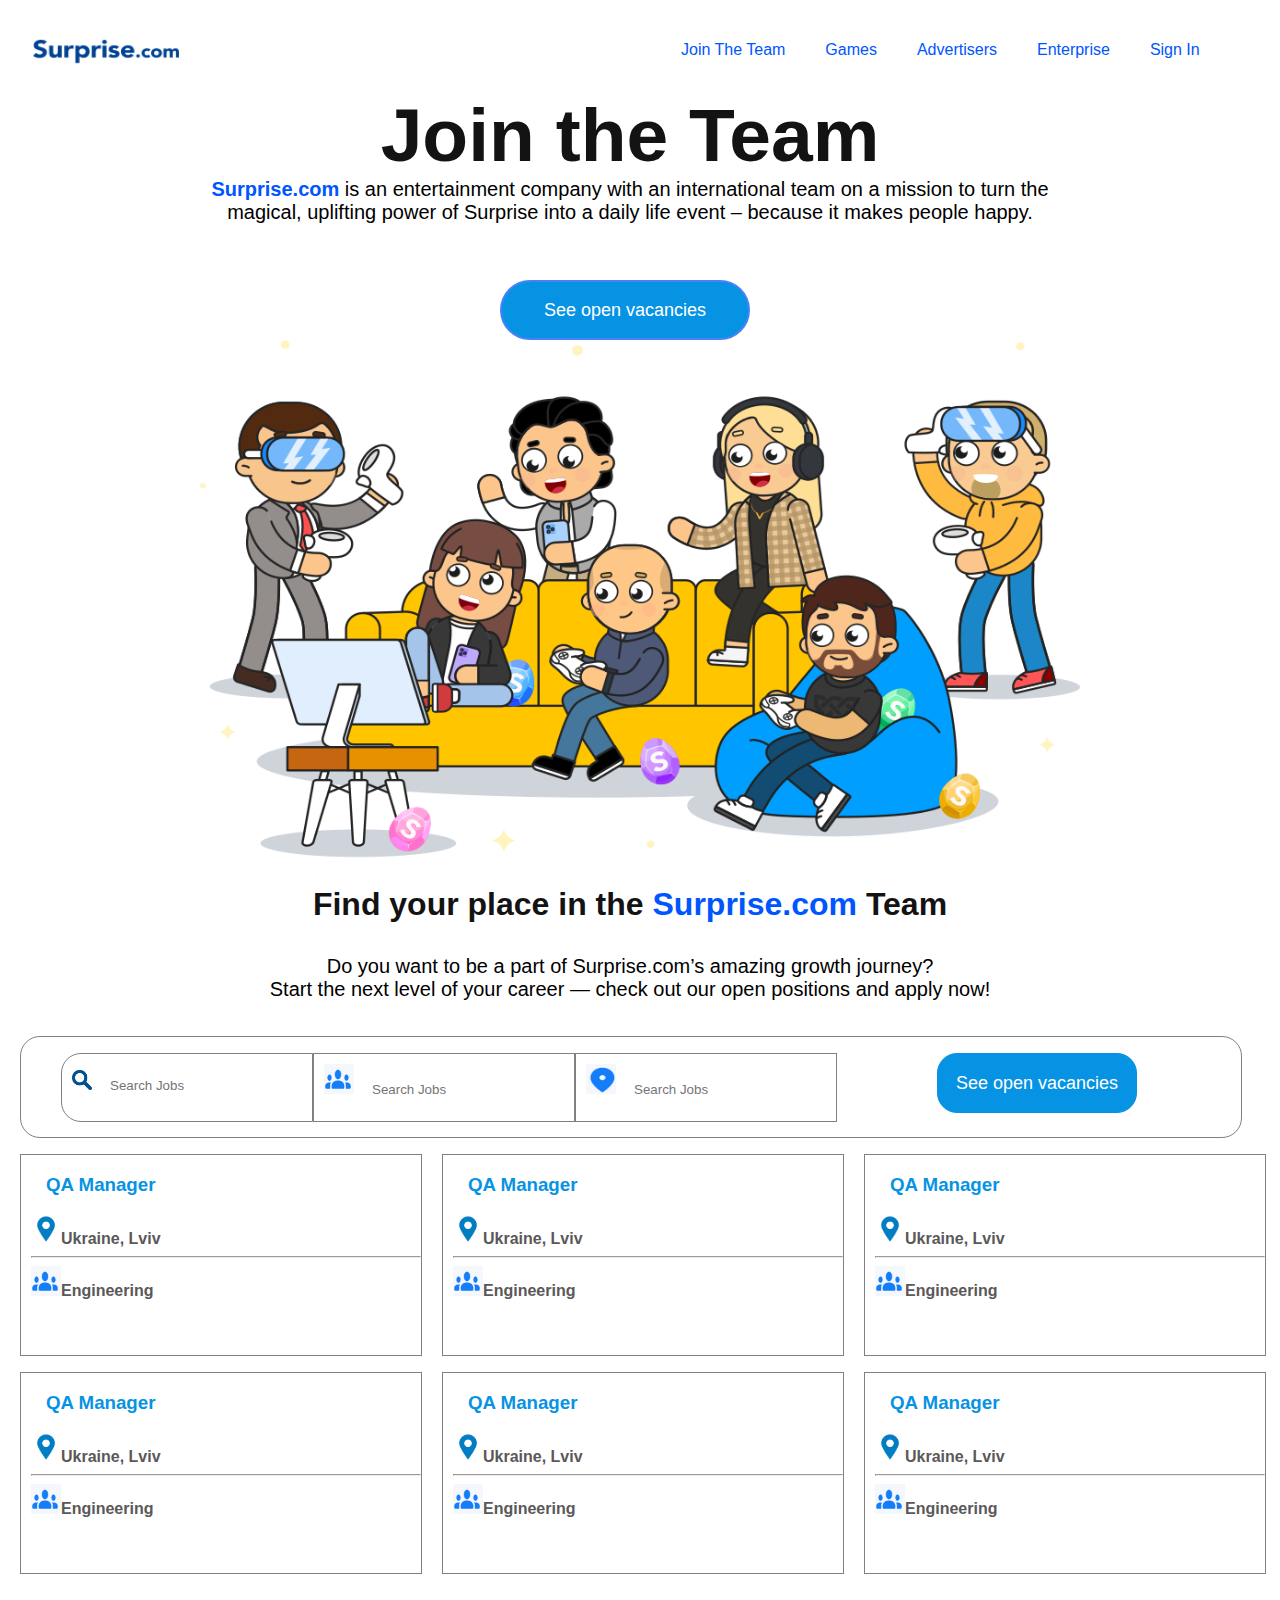
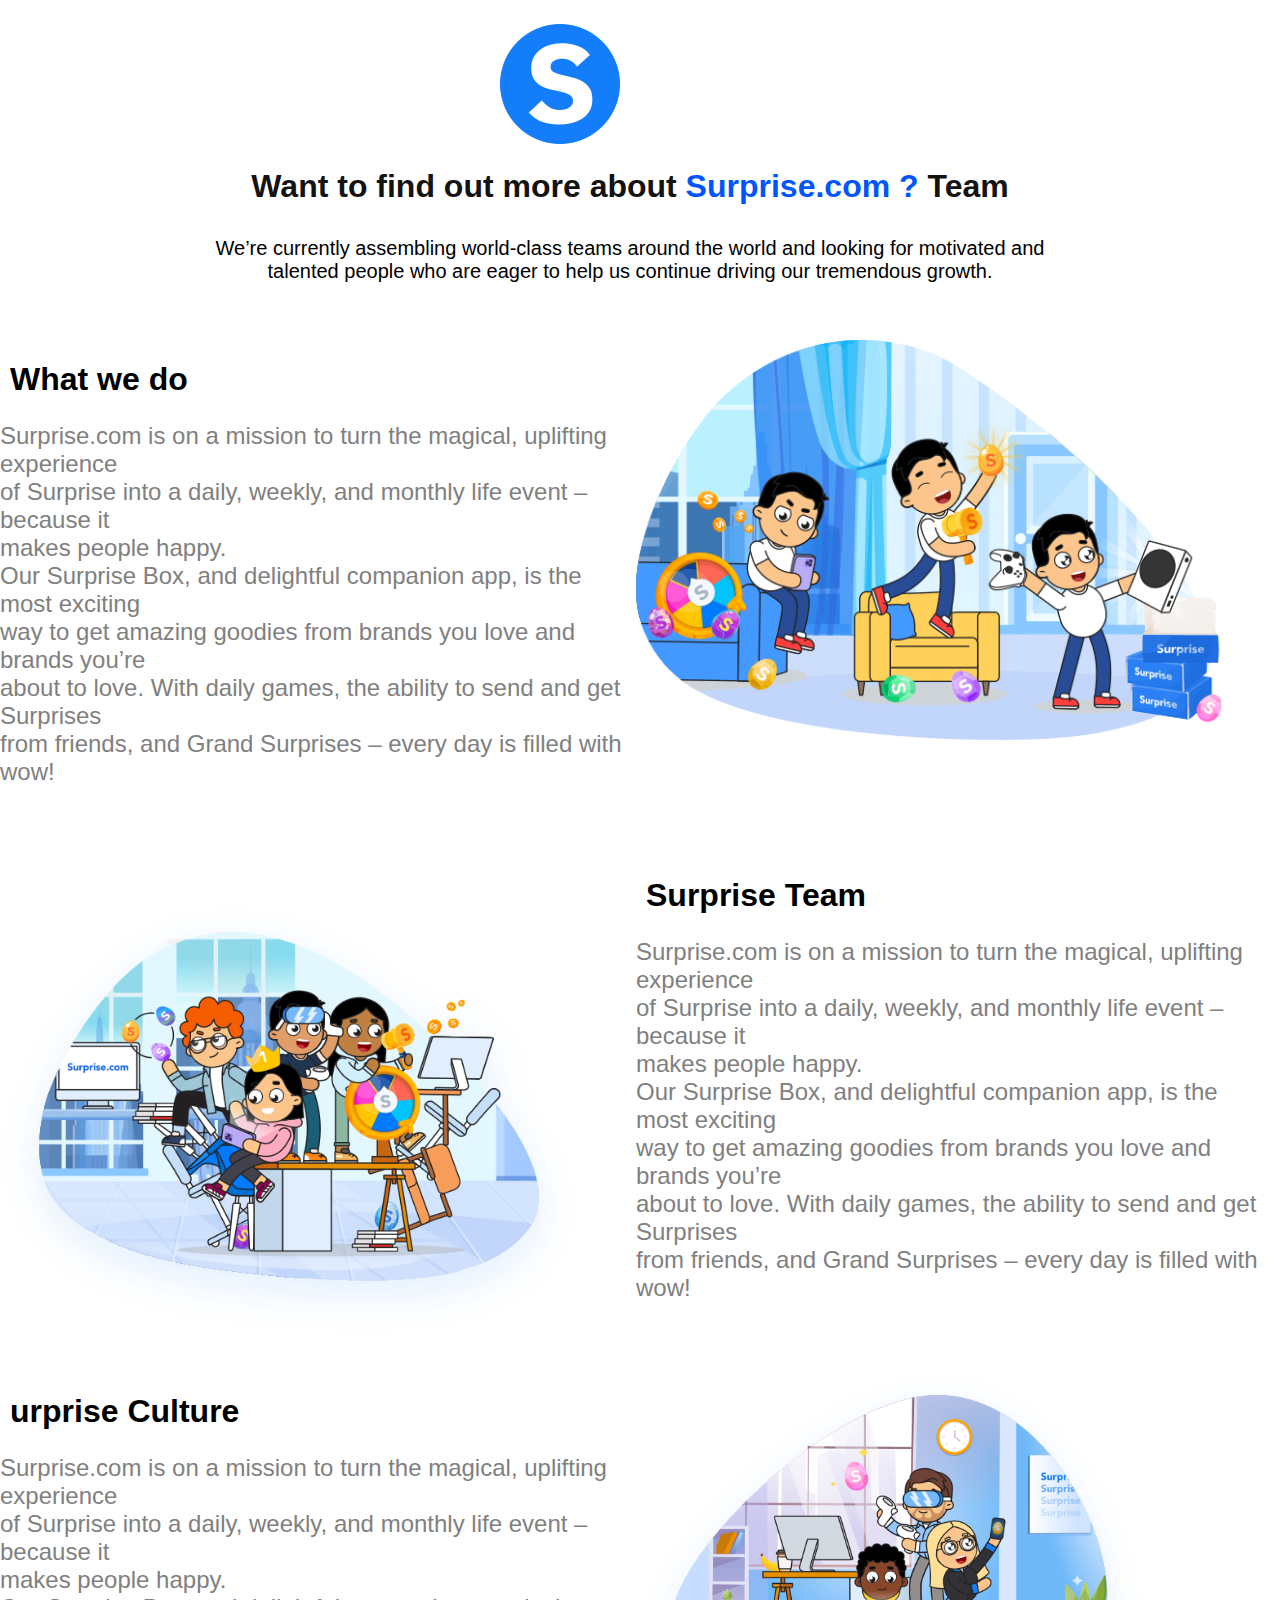
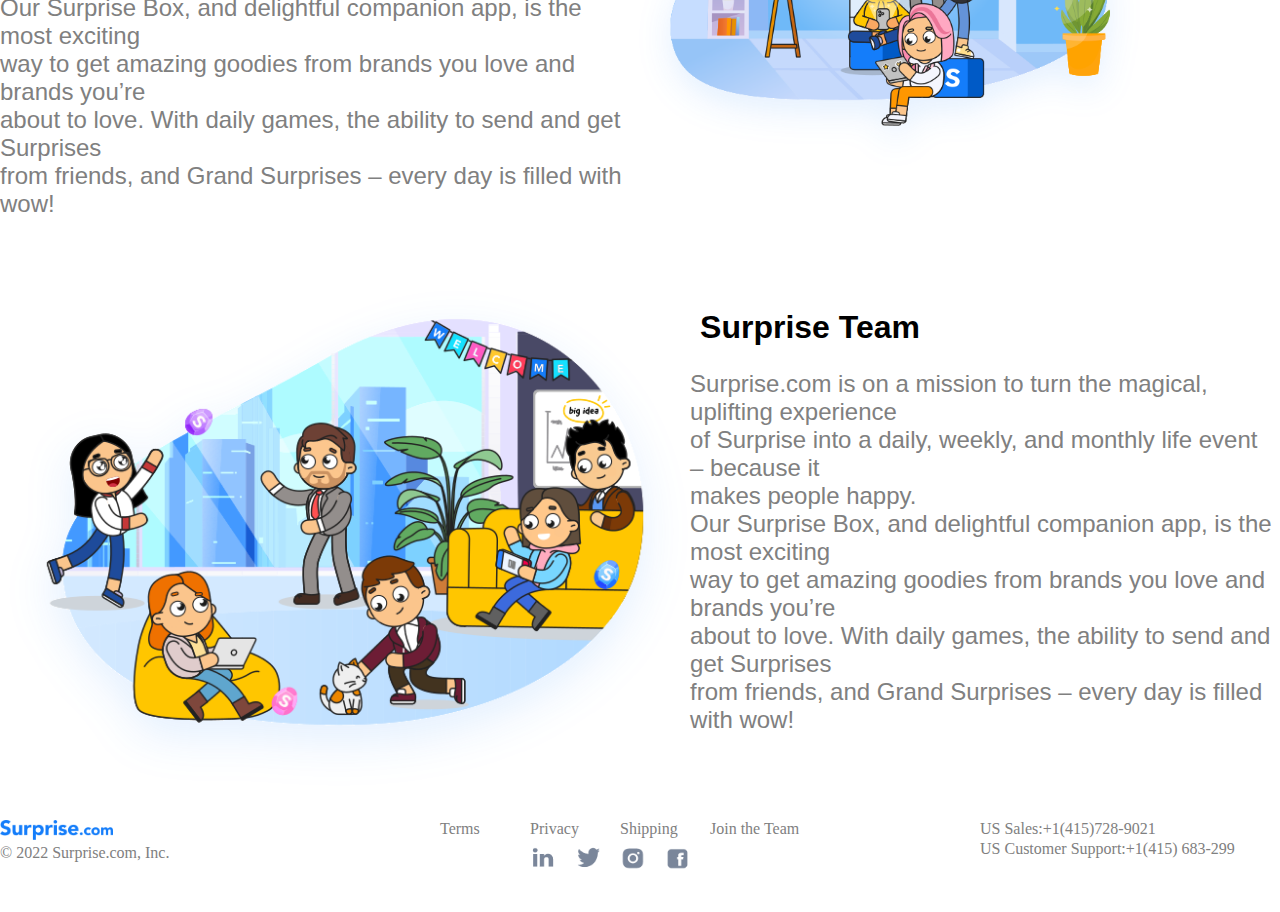
<file: jointeam.html>
<!DOCTYPE html>
<html lang="en">

<head>
    <meta charset="UTF-8">
    <meta http-equiv="X-UA-Compatible" content="IE=edge">
    <meta name="viewport" content="width=device-width, initial-scale=1.0">
    <title>Join the Team</title>
    <link rel="stylesheet" href="./style.css">
</head>

<body>
    <div class="navb">
        <ul type="none" class="navlink">
            <li id="logo">
                <a href="C:\Users\hp\Desktop\html notes jsp\project\suprise\index.html"><img src="./1669819775451.png" height="30px" width="150px"></a>
            </li>
            <li id="space"><a href="">Join The Team</a></li>
            <li><a href="C:\Users\hp\Desktop\html notes jsp\project\suprise\games.html">Games</a></li>
            <li><a href="C:\Users\hp\Desktop\html notes jsp\project\suprise\advertise.html">Advertisers</a></li>
            <li><a href="C:\Users\hp\Desktop\html notes jsp\project\suprise\enterprice.html">Enterprise</a></li>
            <li><a href="">Sign In</a></li>
        </ul>
    </div>
    <div class="jt">
        <p id="jtp1">Join the Team</p>
        <p id="jtp2"><span>Surprise.com</span> is an entertainment company with an international team on a mission to turn the <br> magical, uplifting power of Surprise into a daily life event – because it makes people happy.</p>
    </div>
    <div class="vac">
        <a href="#"><input type="button" value="See open vacancies"></a>
    </div>
    <div class="b1">
        <img style="margin-left: 200px;" src="./jb1.png" height="530px" width="880px">
    </div>
    <div class="p2">
        <p id="p21">
            Find your place in the<span id="sp"> Surprise.com </span>Team
        </p>
        <p id="jtp2">Do you want to be a part of Surprise.com’s amazing growth journey?<br> Start the next level of your career — check out our open positions and apply now!</p>
    </div>

    <div class="sear">
        <ul type="none" style="display:flex ;" class="search">
            <li id="l1"><img src="./clipart150759.png" height="20px" width="20px">&ensp;&ensp;<input type="text" placeholder="Search Jobs"></li>
            <li><img src="./teamicon.png" height="30px" width="30px">&ensp;&ensp;<input type="text" placeholder="Search Jobs"></li>
            <li><img src="./locicon.png" height="30px" width="30px">&ensp;&ensp;<input type="text" placeholder="Search Jobs"></li>
            <li id="bttn">
                <a href="#"><input type="button" value="See open vacancies"></a>
            </li>
        </ul>
    </div>
    <div class="gri">
        <ul type="none" class="c1" style="display: flex;">
            <li>
                <h3>QA Manager</h3>
                <img src="./kisspng-computer-icons-clip-art-location-icon-5abbd61f481009.5456076715222594872952.png" height="30px" width="30px">Ukraine, Lviv
                <hr>
                <img src="./teamicon.png" height="30px" width="30px">Engineering
            </li>
            <li>
                <h3>QA Manager</h3>
                <img src="./kisspng-computer-icons-clip-art-location-icon-5abbd61f481009.5456076715222594872952.png" height="30px" width="30px">Ukraine, Lviv
                <hr>
                <img src="./teamicon.png" height="30px" width="30px">Engineering
            </li>
            <li>
                <h3>QA Manager</h3>
                <img src="./kisspng-computer-icons-clip-art-location-icon-5abbd61f481009.5456076715222594872952.png" height="30px" width="30px">Ukraine, Lviv
                <hr>
                <img src="./teamicon.png" height="30px" width="30px">Engineering
            </li>
        </ul>
        <ul type="none" class="c1" style="display: flex;">
            <li>
                <h3>QA Manager</h3>
                <img src="./kisspng-computer-icons-clip-art-location-icon-5abbd61f481009.5456076715222594872952.png" height="30px" width="30px">Ukraine, Lviv
                <hr>
                <img src="./teamicon.png" height="30px" width="30px">Engineering
            </li>
            <li>
                <h3>QA Manager</h3>
                <img src="./kisspng-computer-icons-clip-art-location-icon-5abbd61f481009.5456076715222594872952.png" height="30px" width="30px">Ukraine, Lviv
                <hr>
                <img src="./teamicon.png" height="30px" width="30px">Engineering
            </li>
            <li>
                <h3>QA Manager</h3>
                <img src="./kisspng-computer-icons-clip-art-location-icon-5abbd61f481009.5456076715222594872952.png" height="30px" width="30px">Ukraine, Lviv
                <hr>
                <img src="./teamicon.png" height="30px" width="30px">Engineering
            </li>
        </ul>
    </div>

    <div class="jt3">
        <img src="./jblogo.png">
        <div class="p2">
            <p id="p21">

                Want to find out more about<span id="sp"> Surprise.com ? </span>Team
            </p>
            <p id="jtp2">We’re currently assembling world-class teams around the world and looking for motivated and<br>talented people who are eager to help us continue driving our tremendous growth.</p>
        </div>

    </div>
    <div>
        <ul class="jt4" type="none" style="display: flex;">
            <li>
                <h1>What we do</h1>
                <p>
                    Surprise.com is on a mission to turn the magical, uplifting experience<br> of Surprise into a daily, weekly, and monthly life event – because it<br>makes people happy.<br> Our Surprise Box, and delightful companion app, is the most
                    exciting
                    <br> way to get amazing goodies from brands you love and brands you’re<br> about to love. With daily games, the ability to send and get Surprises<br> from friends, and Grand Surprises – every day is filled with wow!

                </p>
            </li>
            <li>
                <img src="./jb2.png" height="400px">
            </li>
        </ul>
        <ul class="jt4" type="none" style="display: flex;">
            <li>
                <img src="./jb3.png" height="500px">
            </li>
            <li>

                <h1>Surprise Team</h1>
                <p>
                    Surprise.com is on a mission to turn the magical, uplifting experience<br> of Surprise into a daily, weekly, and monthly life event – because it<br>makes people happy.<br> Our Surprise Box, and delightful companion app, is the most
                    exciting
                    <br> way to get amazing goodies from brands you love and brands you’re<br> about to love. With daily games, the ability to send and get Surprises<br> from friends, and Grand Surprises – every day is filled with wow!

                </p>
            </li>
        </ul>
        <ul class="jt4" type="none" style="display: flex;">
            <li>
                <h1>urprise Culture</h1>
                <p>
                    Surprise.com is on a mission to turn the magical, uplifting experience<br> of Surprise into a daily, weekly, and monthly life event – because it<br>makes people happy.<br> Our Surprise Box, and delightful companion app, is the most
                    exciting
                    <br> way to get amazing goodies from brands you love and brands you’re<br> about to love. With daily games, the ability to send and get Surprises<br> from friends, and Grand Surprises – every day is filled with wow!

                </p>
            </li>
            <li>
                <img src="./jb4.png" height="400px">
            </li>
        </ul>
        <ul class="jt4" type="none" style="display: flex;">
            <li>
                <img src="./jb5.png" height="500px">
            </li>
            <li>

                <h1>Surprise Team</h1>
                <p>
                    Surprise.com is on a mission to turn the magical, uplifting experience<br> of Surprise into a daily, weekly, and monthly life event – because it<br>makes people happy.<br> Our Surprise Box, and delightful companion app, is the most
                    exciting
                    <br> way to get amazing goodies from brands you love and brands you’re<br> about to love. With daily games, the ability to send and get Surprises<br> from friends, and Grand Surprises – every day is filled with wow!

                </p>
            </li>
        </ul>
    </div>



























    <!-- footer -->
    <div class="footer">
        <ul class="f1" type="none">
            <li><img src="./Surprise.com_.png" height="20px"></li>
            <li>
                <p>© 2022 Surprise.com, Inc.</p>
            </li>
        </ul>
        <ul class="f2" type="none">
            <ul class="f21" type="none" style="display: flex;">
                <li>Terms</li>
                <li>Privacy</li>
                <li>Shipping</li>
                <li>Join the Team</li>
            </ul>
            <ul class="f22" type="none" style="display: flex;">
                <li><img src="./link.png" height="25px" width="25px"></li>
                <li><img src="./twitter.png" height="25px" width="25px"></li>
                <li><img src="./insta.png" height="25px" width="25px"></li>
                <li><img src="./fb.png" height="25px" width="25px"></li>
            </ul>
        </ul>
        <ul class="f3" type="none" style="padding-left: 0px;">
            <li>
                <p>US Sales:+1(415)728-9021</p>
            </li>
            <li>
                US Customer Support:+1(415) 683-299
            </li>
        </ul>
    </div>
</body>

</html>
</file>
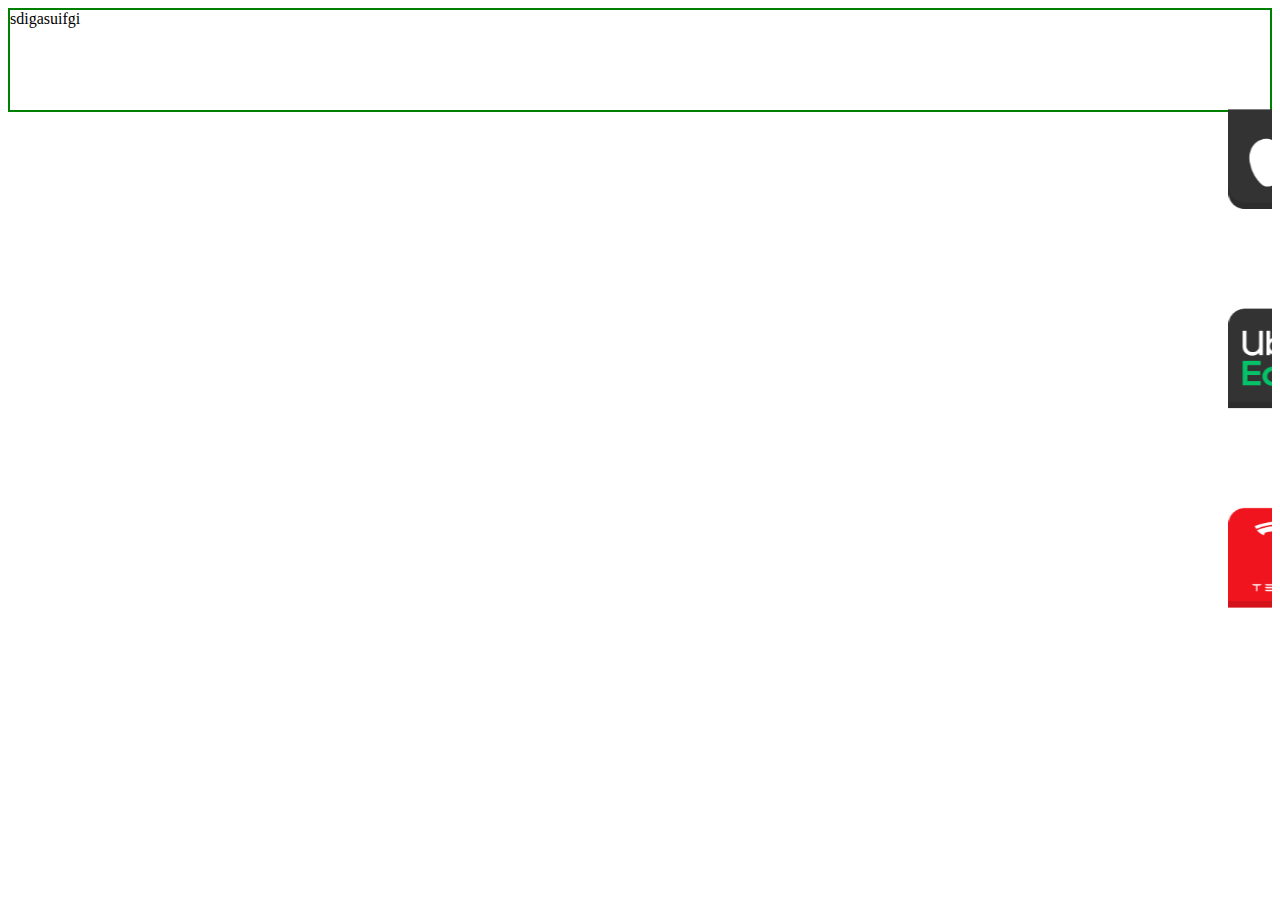
<file: text.html>
<!DOCTYPE html>
<html lang="en">

<head>
    <meta charset="UTF-8">
    <meta http-equiv="X-UA-Compatible" content="IE=edge">
    <meta name="viewport" content="width=device-width, initial-scale=1.0">
    <title>Document</title>
</head>

<body>
    <div style="border: 2px solid green;height:100px;
    width: 1260px;position: absolute;">sdigasuifgi</div>
    <div class="marq">
        <marquee direction="left" style="position:;margin-top: 100px;"><img src="./1669819828616.png" height="500px" width="1260px"><img src="./1669819828616.png" height="500px" width="1260px"><img src="./1669819828616.png" height="500px" width="1260px"></marquee>
    </div>
    <div style="border: 2px solid green;height:600px;
    width: 1260px;position: fixed;margin-top: 500px;">ujfjufyuffy</div>

</body>

</html>
</file>
<file: style.css>
body {
    margin-top: 0px;
    margin-left: 0px;
}

.navb {
    border: 1px solid white;
    height: 90px;
    width: 1260px;
    margin-left: 0px;
    position: sticky;
    z-index: 1;
    top: 0px;
    margin-top: 0px;
    background-color: white;
}

.navlink {
    /* border: 2px solid green; */
    margin-top: 30px;
    padding-left: 20px;
    display: flex;
}

.navlink>li>a {
    text-decoration: none;
    color: rgb(0, 85, 255);
    font-family: sans-serif;
}

.navlink>li {
    margin-left: 40px;
    margin-top: 10px;
}

#space {
    margin-left: 500px;
}

#logo {
    margin-top: 5px;
    margin-left: 10px;
}

.banner {
    border: 1px solid white;
    padding-top: 100px;
    height: 700px;
    width: 1260px;
    background-image: url(./background.jpeg);
    background-repeat: no-repeat;
    background-size: 100%;
}

#p1 {
    font-size: xx-large;
    font-weight: bold;
    font-family: sans-serif;
    color: rgb(0, 85, 255);
    /* border: 2px solid red; */
    margin-top: 50px;
    padding-left: 300px;
    margin-bottom: 0px;
}

#p2 {
    /* border: 2px solid green; */
    font-size: medium;
    font-style: normal;
    font-family: sans-serif;
    color: rgb(0, 85, 255);
    margin-top: 5px;
    padding-left: 450px;
}

.banner>img {
    margin-left: 450px;
    /* border: 2px solid violet; */
}

.banner>ul {
    /* border: 2px solid red; */
    margin-top: 0px;
    padding-left: 450px;
}

.container3 {
    /* border: 2px solid green; */
    height: 700px;
    width: 1260px;
}

#c1 {
    /* border: 1px solid blue;   */
    margin-top: 80px;
    font-size: xx-large;
    font-family: sans-serif;
    font-weight: bolder;
    color: rgb(11, 57, 151);
    padding-left: 400px;
}

.ph>li {
    /* border: 2px solid red; */
    height: 600px;
    width: 400px;
}

.ph {
    display: flex;
}

.ph>li>input {
    /* margin-left: 80px; */
    /* padding-left: 100px; */
    border: 2px solid rgb(143, 143, 255);
    background-color: rgb(68, 130, 252);
    color: white;
    font-weight: bold;
    border-radius: 5px;
    height: 50px;
    width: 200px;
    box-shadow: 0px 9px 1px rgb(31, 90, 207);
}

.ph>li>input:hover {
    background-color: rgb(27, 89, 213);
}


/* .lang {
    /* border: 2px solid green; */


/* height: 100px;
    width: 1260px; */

.lang>img {
    /* border: 2px solid red; */
    background-color: rgb(254, 253, 253);
    padding-top: 0px;
}

.logo {
    /* border: 2px solid red; */
    height: 700px;
    width: 1260px;
}

.marq {
    /* border: 2px solid blue; */
    height: 500px;
    width: 1260px;
    /* background-image: ; */
}

.marq img {
    z-index: -1;
}

.marq>marquee {
    z-index: -1;
}

.stic {
    border: 2px solid black;
    border-radius: 50px;
    height: 100px;
    width: 100px;
    /* margin-left: 100px; */
    /* margin-top: 200px; */
    position: sticky 100px 100px;
    z-index: -1;
}

.footer {
    /* border: 2px solid red; */
    height: 100px;
    width: 1260px;
    display: flex;
    color: gray;
}

.f1 {
    /* border: 2px solid green; */
    width: 210px;
    padding-left: 0px;
}

.f1>li>p {
    /* border: 2px solid red; */
    font-size: medium;
    width: 180px;
    margin-top: 0px;
}

.f2 {
    /* border: 2px solid red; */
    margin-left: 180px;
}

.f21>li {
    /* border: 2px solid; */
    /* margin-left: 10px; */
    height: 20px;
    width: 90px;
    /* width: auto; */
}

.f22 {
    margin-left: 70px;
    margin-top: 5px;
}

.f22>li {
    margin-left: 20px;
}

.f3 {
    /* border: 2px solid blue; */
    margin-left: 180px;
}

.f3>li {
    margin-left: 0px;
    /* border: 2px solid blue; */
    padding-left: 0px;
    height: 20px;
    width: 280px;
}

.f3>li>p {
    /* border: 2px solid red; */
    font-size: medium;
    width: 180px;
    margin-top: 0px;
    margin-left: 0px;
}


/* join the team code  */

.jt {
    /* border: 2px solid red; */
    height: 180px;
    width: 1260px;
    text-align: center;
}

#jtp1 {
    font-family: sans-serif;
    font-weight: bold;
    font-size: 75px;
    color: rgb(20, 19, 19);
    /* border: 2px solid green; */
    margin-top: 0px;
    margin-bottom: 0px;
}

#jtp2 {
    font-family: sans-serif;
    /* border: 2px solid red; */
    margin-top: 0px;
    font-size: 20px;
    font-weight: lighter;
}

span {
    font-weight: bold;
    color: rgb(0, 85, 255);
}

.vac {
    /* border: 2px solid red; */
    height: 60px;
}

.vac>a>input {
    text-decoration: none;
    border: 2px solid rgb(70, 130, 248);
    width: 250px;
    height: 60px;
    color: white;
    background-color: #0693e3;
    font-size: large;
    border-radius: 30px;
    margin-top: 8px;
    font-family: sans-serif;
    margin-left: 500px;
}

.p2 {
    /* border: 2px solid red; */
    height: 150px;
    width: 1260px;
    text-align: center;
}

#p21 {
    font-size: xx-large;
    font-weight: bolder;
    font-family: sans-serif;
    color: rgb(20, 19, 19);
    /* margin-left: 320px; */
    margin-top: 20px;
}

.sear {
    border: 1px solid gray;
    height: 100px;
    width: 1220px;
    margin-left: 20px;
    border-radius: 20px;
}

.search>li {
    border: 1px solid gray;
    /* border-radius: 20px; */
}

#l1 {
    border-top-left-radius: 20px;
    border-bottom-left-radius: 20px;
}

.search>li>img {
    margin-top: 10px;
    margin-left: 10px;
    /* border: 2px solid red; */
}

.search>li>input {
    height: 60px;
    width: 200px;
    border-left: 0px rgb(255, 255, 255);
    border: 0px;
    /* margin-top: 0px; */
}

#bttn {
    margin-left: 100px;
    border-radius: 20px;
    border: 0px #0693e3;
    /* font-size: larger; */
}

#bttn>a {
    border: 0px #0693e3;
}

#bttn>a>input {
    border: 1px solid #0693e3;
    border-radius: 20px;
    background-color: #0693e3;
    height: 60px;
    width: 200px;
    color: white;
    font-size: large;
}

.grids {
    justify-content: space-evenly;
}

.c1 {
    /* justify-content: space-evenly; */
    margin-left: 0px;
    padding-left: 0px;
}

.c1>li {
    border: 1px solid gray;
    height: 200px;
    width: 390px;
    margin-left: 20px;
    color: rgb(90, 88, 88);
    font-weight: bold;
    padding-left: 10px;
    font-family: sans-serif;
}

.c1>li>h3 {
    color: #0693e3;
    font-weight: bold;
    font-family: sans-serif;
    margin-left: 15px;
}

.jt3 {
    margin-top: 50px;
    /* border: 2px solid red; */
    height: 300px;
    width: 1260px;
}

.jt3>img {
    margin-left: 500px;
}

.jt4 {
    margin-left: 0px;
    padding-left: 0px;
}

.jt4>li {
    /* border: 2px solid; */
    height: 500px;
    width: 700px;
}

.jt4>li>h1 {
    font-family: sans-serif;
    margin-left: 10px;
}

.jt4>li>p {
    color: gray;
    font-size: 24px;
    font-family: sans-serif;
}


/* games page code  */

.backg {
    /* border: 2px solid red; */
    height: 500px;
    width: 1260px;
    background-image: url(./games-hero.jpeg);
    background-repeat: no-repeat;
    background-size: 1450px;
    text-align: center;
    padding-top: 120px;
}

.backg>h1 {
    font-size: 60px;
    font-weight: bold;
    font-family: sans-serif;
    color: white;
}

.backg>p {
    color: white;
    font-size: x-large;
    font-family: 'Times New Roman', Times, serif;
}

.ph1 {
    margin-left: 0px;
}

.ph1>li {
    padding-left: 0px;
    /* border: 2px solid green; */
    height: 600px;
    width: 700px;
    /* margin-left: 20px; */
}

#medal {
    height: 600px;
    width: 400px;
}

.gems {
    justify-content: space-between;
    margin-left: 0px;
    /* height: 200px; */
    /* background-color: rgb(241, 249, 250); */
}

.gems>li {
    border: 2px solid gray;
    height: 350px;
    width: 280px;
    text-align: center;
    border-radius: 20px;
    box-shadow: 5px 8px 1px rgb(208, 230, 232);
}

.gems>li>img {
    margin-top: 0px;
}

.gems>li>p {
    /* border: 2px solid red; */
    /* width: 300px; */
    margin-top: 0px;
    /* padding-top: 100px; */
    /* background-color: red; */
}

#g1 {
    /* border: 1px solid red; */
    height: 600px;
    width: 550px;
    text-align: center;
}

#g2 {
    /* border: 1px solid red; */
    height: 600px;
    width: 550px;
    /* margin-left: 20px; */
    /* padding-left: 50px; */
}

#g2>img {
    margin-left: 80px;
}


/* advertise page */

.frm {
    /* border: 2px solid red; */
    height: 900px;
    width: 1260px;
    background-color: #0693e3;
    background-image: url(./advertise\ banner.png);
    background-repeat: no-repeat;
    background-position: 0px 300px;
    background-size: 1280px;
    text-align: center;
    color: white;
    font-weight: bolder;
    font-family: sans-serif;
}

.frm>h1 {
    color: white;
    font-weight: bolder;
    font-family: sans-serif;
    font-size: 60px;
    margin-bottom: 0px;
}

.frm>h3 {
    color: white;
    font-family: sans-serif;
    font-weight: bold;
    font-size: x-large;
    margin-top: 0px;
}

.frm>ul {
    justify-content: center;
}

.frm>ul>li>input {
    height: 50px;
    width: 300px;
    border-radius: 20px;
    margin-left: 5px;
}

.frm>h5 {
    color: white;
    font-size: large;
    font-family: sans-serif;
    text-align: center;
}

.frm>input {
    height: 50px;
    width: 300px;
    border-radius: 20px;
}

.rd {
    color: white;
    font-size: large;
    font-family: sans-serif;
    text-align: center;
    margin-left: 450px;
}


/* enterprise page  */

.vid {
    /* border: 2px solid red; */
    height: 900px;
    width: 1260px;
    background-color: rgb(247, 247, 247);
}

.vid>img {
    margin-left: 230px;
}

#g3 {
    background-image: url(./im1.png);
    background-repeat: no-repeat;
    background-size: 300px;
    margin-left: 100px;
}

#g4 {
    background-image: url(./im2.png);
    background-repeat: no-repeat;
    background-size: 300px;
    margin-left: 100px;
}

#g5 {
    background-image: url(./im3.png);
    background-repeat: no-repeat;
    background-size: 300px;
    margin-left: 100px;
}

.im {
    margin-left: 380px;
}

.bc {
    background-color: gainsboro;
}
</file>
